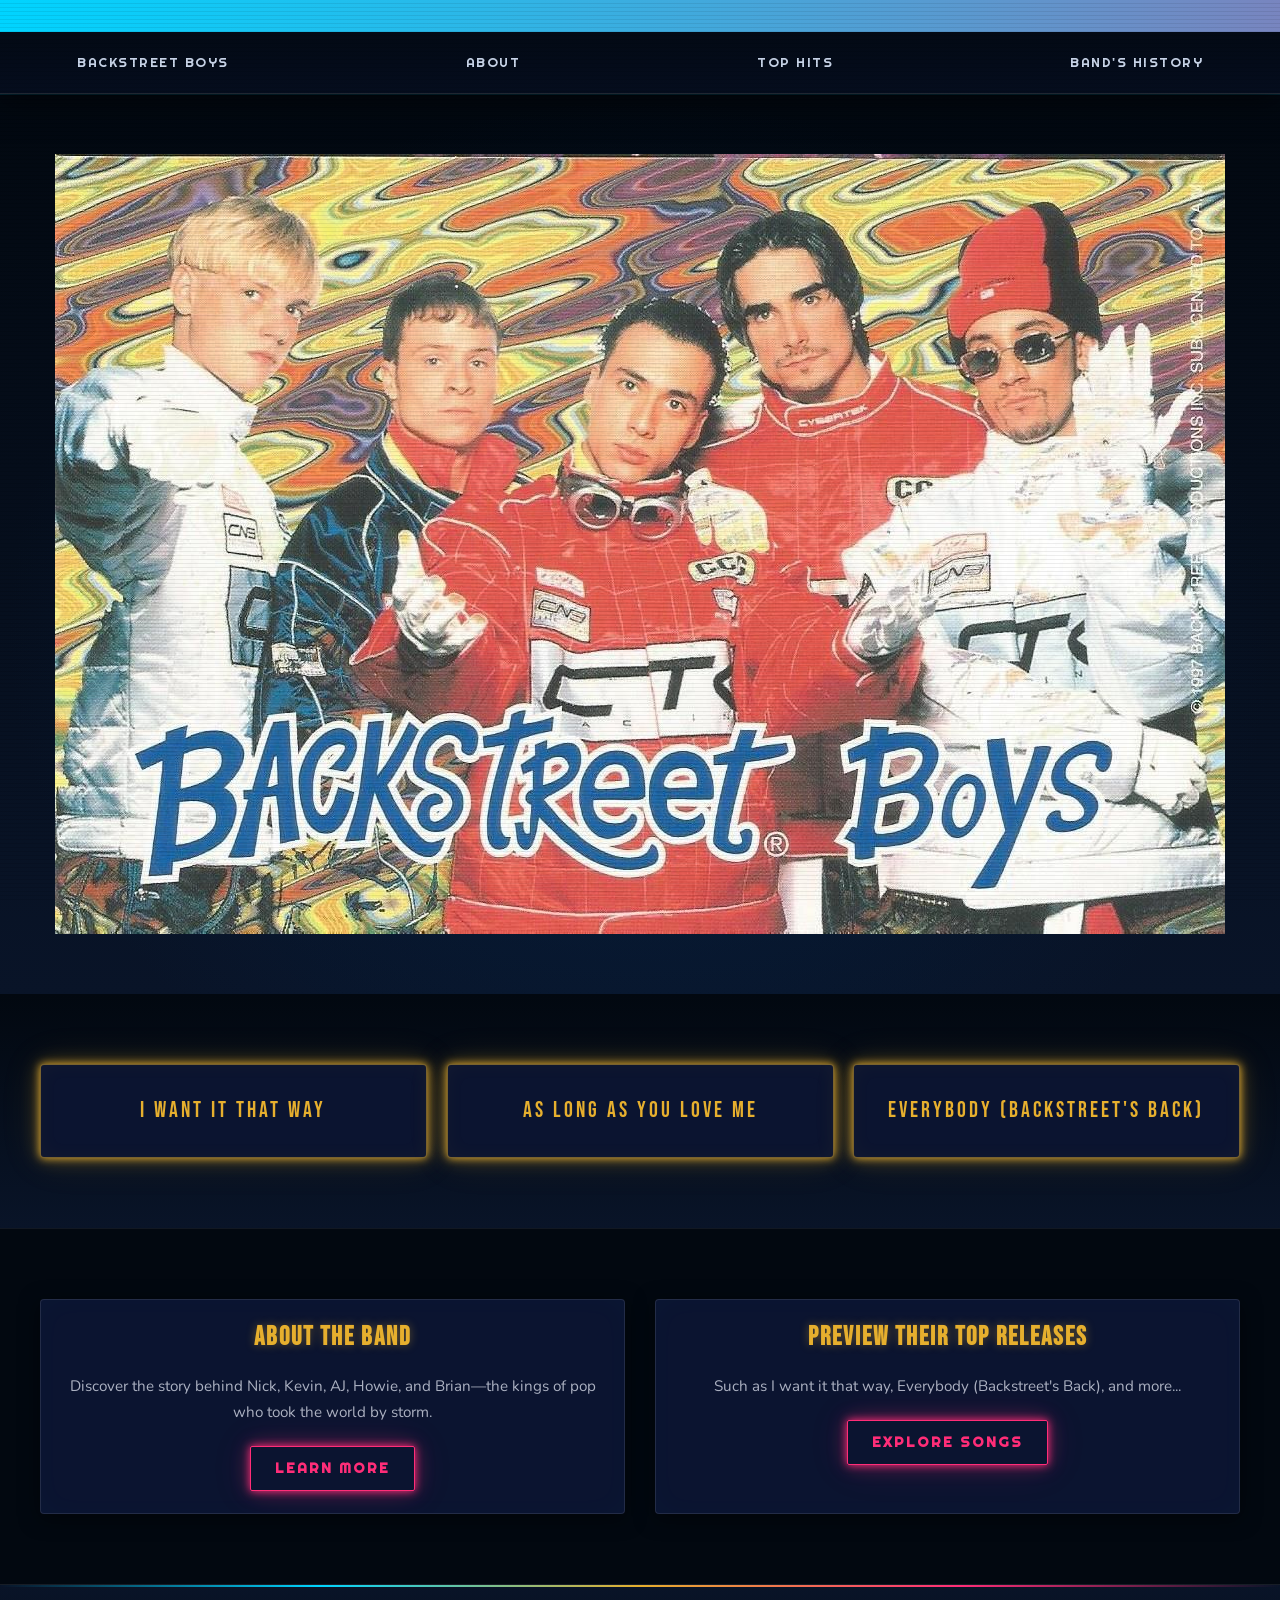
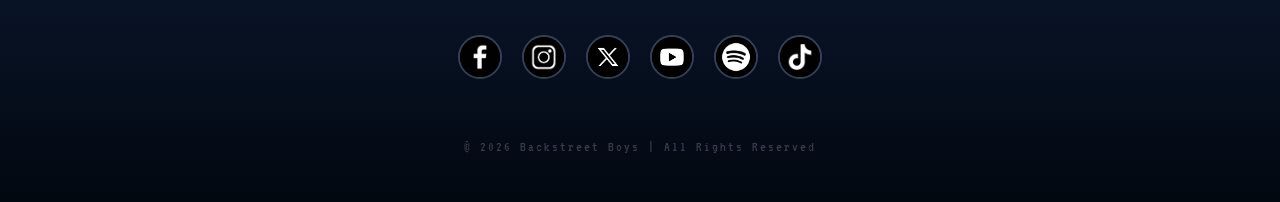
<file: Website_BB/index.html>
<!DOCTYPE html>
<html lang="en">
<head>
    <title>Backstreet Boys</title>
    <meta charset="UTF-8">
    <meta name="viewport" content="width=device-width, initial-scale=1.0">
    <link rel="stylesheet" href="website.css">
</head>

<body>
    <section class="header">
        <header id="header">
            <div class="navigators">
                <nav>
                    <a href="index.html" class="home_nav">Backstreet Boys</a>
                    <a href="about.html" class="about_nav">About</a>
                    <a href="topSongs.html" class="topsongs_nav">Top Hits</a>
                    <a href="history.html" class="history">Band's History</a>
                </nav>
            </div>
        </header>
    </section>

    <main class="contents_home">
        <section class="hero_banner">
            <img src="backstreetBoys.jpg" alt="Backstreet Boys Banner">
        </section>

        <section class="music_Home">
            <div class="music_container">
                <a href="https://www.youtube.com/watch?v=VVB6FI8QTFg&list=RDVVB6FI8QTFg&start_radio=1" class="IWantItThatWay" target="_blank" rel="noopener noreferrer">I Want It That Way <br></a>
                <a href="https://www.youtube.com/watch?v=0Gl2QnHNpkA&list=RD0Gl2QnHNpkA&start_radio=1" class="AsALongAsYouLoveMe" target="_blank" rel="noopener noreferrer">As Long As You Love Me <br></a>
                <a href="https://www.youtube.com/watch?v=6M6samPEMpM&list=RD6M6samPEMpM&start_radio=1" class="Everybody(BSBack)" target="_blank" rel="noopener noreferrer">Everybody (Backstreet's Back) <br></a>
            </div>
        </section>

        <section class="previews">
            <div class="preview-container">
                <div class="preview-card">
                    <h3>About the Band</h3>
                    <p>Discover the story behind Nick, Kevin, AJ, Howie, and Brian—the kings of pop who took the world by storm.</p>
                    <a href="about.html" class="preview-link">Learn More</a>
                </div>

                <div class="preview-card">
                    <h3>Preview their Top Releases</h3>
                    <p>Such as I want it that way, Everybody (Backstreet's Back), and more...</p>
                    <a href="topSongs.html" class="preview-link">Explore Songs</a>
                </div>
            </div>
        </section>
    </main>

    <section class="footer">
        <footer>
            <section id="socials" class="CallToAction">
                <a href="https://www.facebook.com/backstreetboys" class="facebook" target="_blank" rel="noopener noreferrer"><img src="facebook icon.jpg" alt="Facebook"></a>
                <a href="https://www.instagram.com/backstreetboys" class="instagram" target="_blank" rel="noopener noreferrer"><img src="instagram icon.jpg" alt="Instagram"></a>
                <a href="https://x.com/backstreetboys" class="twitter" target="_blank" rel="noopener noreferrer"><img src="twitter.jpg" alt="Twitter"></a>
                <a href="https://www.youtube.com/user/bsbofficial" class="youtube" target="_blank" rel="noopener noreferrer"><img src="yt icon.jpg" alt="YouTube"></a>
                <a href="https://open.spotify.com/artist/5rSXSAkZ67PYJSvpUpkOr7?nd=1&dlsi=ef4b4bf4085344ed" class="spotify" target="_blank" rel="noopener noreferrer"><img src="spotify icon.jpg" alt="Spotify"></a>
                <a href="https://www.tiktok.com/@backstreetboys" class="tiktok" target="_blank" rel="noopener noreferrer"><img src="tiktok icon.jpg" alt="TikTok"></a>
            </section>     
            <p><br>© 2026 Backstreet Boys | All Rights Reserved</p>
        </footer>
    </section>
</body>
</html>
</file>
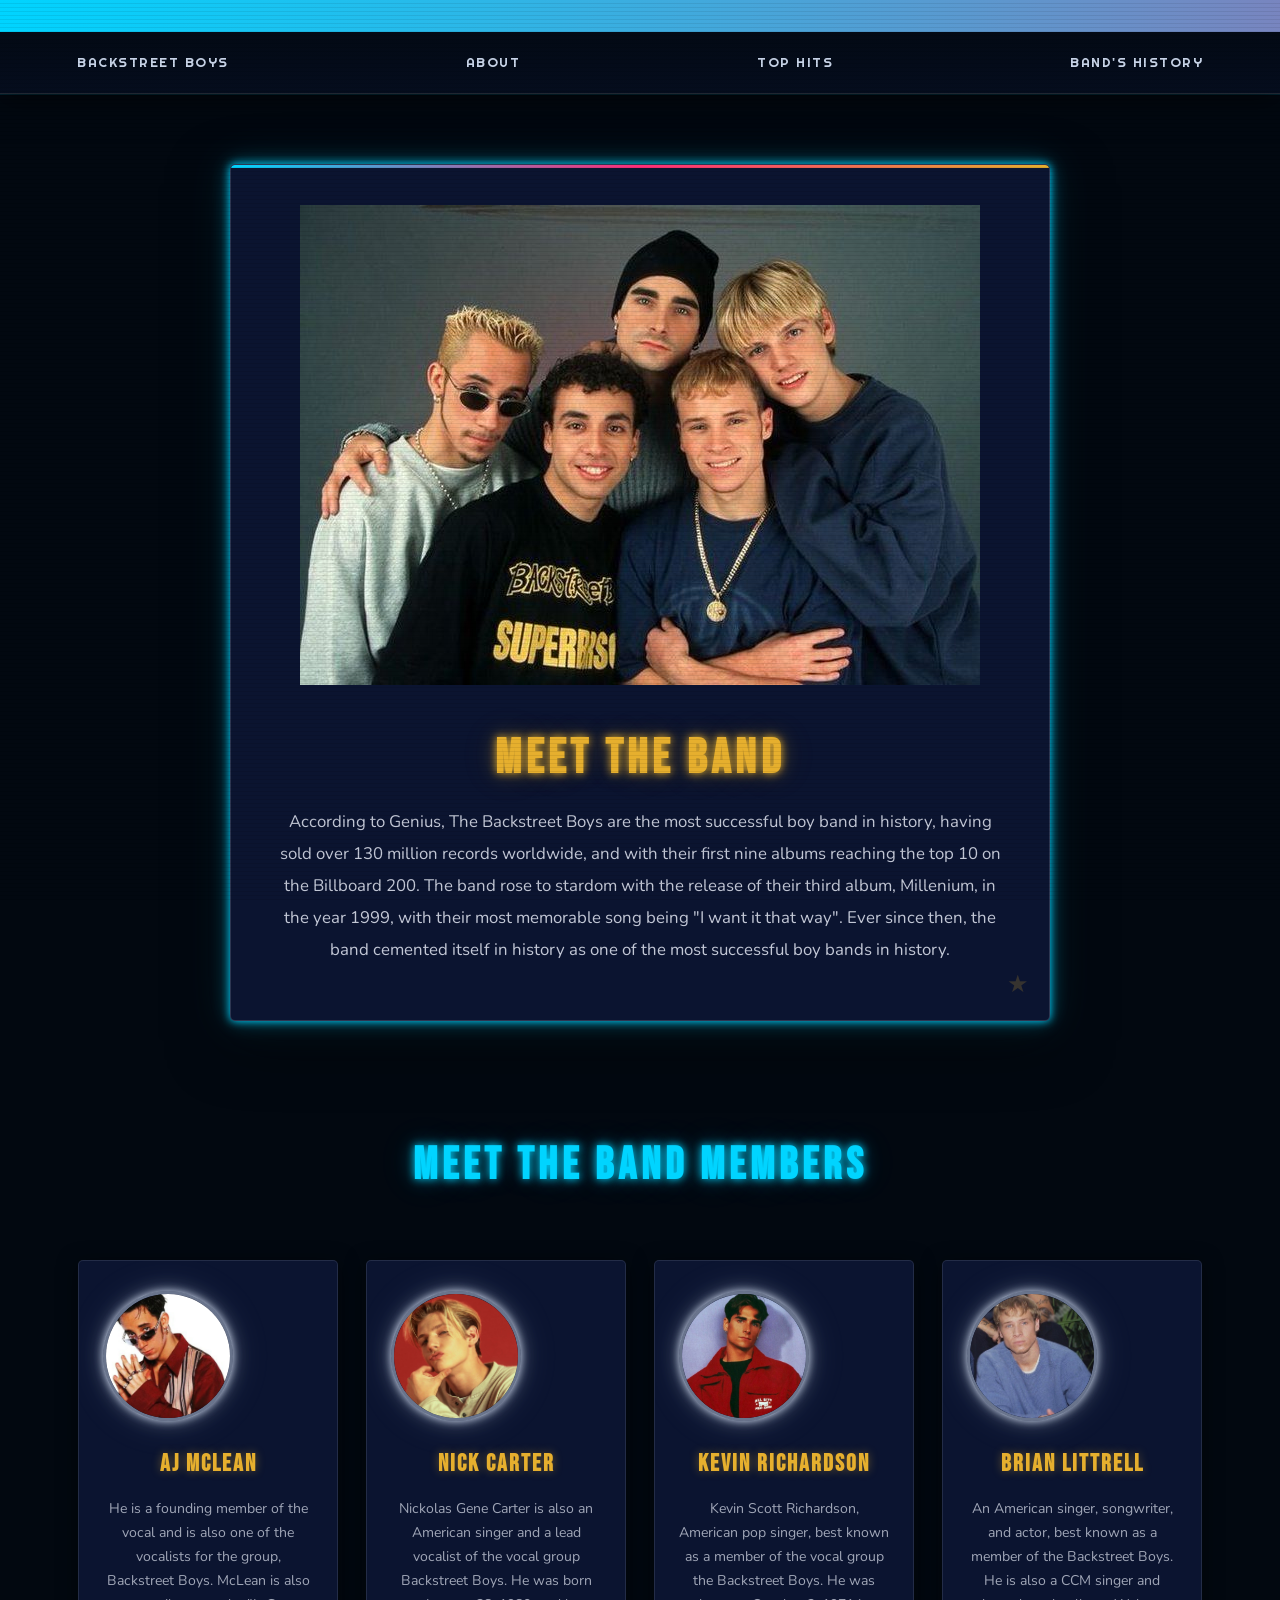
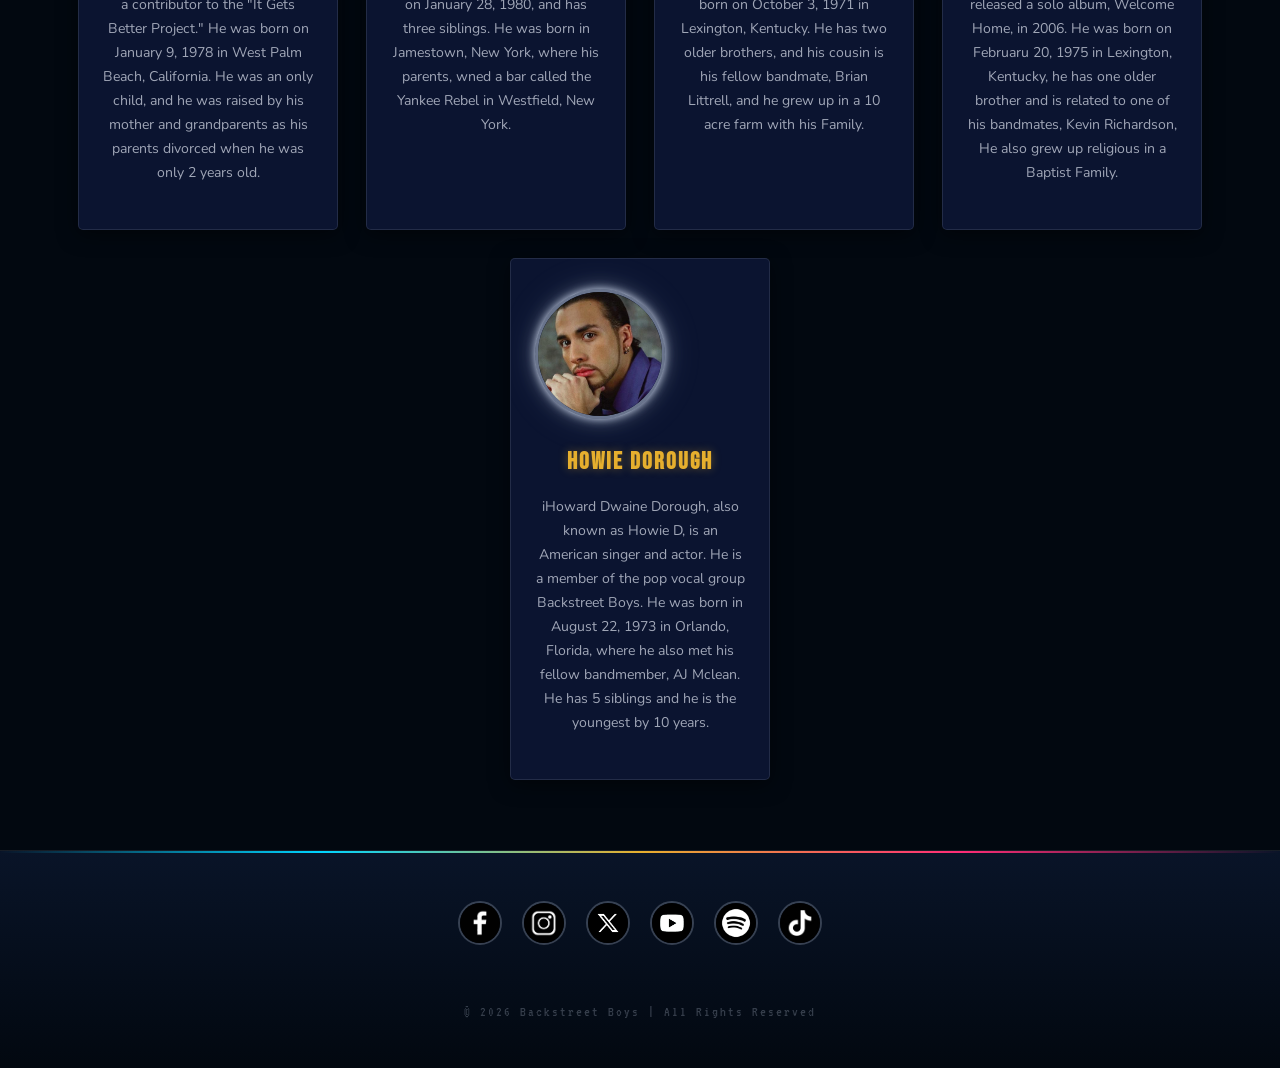
<file: Website_BB/about.html>
<!DOCTYPE html>
<html lang="en">
<head>
    <title>Backstreet Boys</title>
    <link rel="stylesheet" href="website.css">
</head>

<body>
    <section class="header">
        <header id ="header">
            <div class="navigators">
                <nav>
                    <a href="index.html" class="home_nav">Backstreet Boys</a>
                    <a href="about.html" class="about_nav">About</a>
                    <a href="topSongs.html" class="topsongs_nav">Top Hits</a>
                    <a href="history.html" class="history">Band's History</a>
                </nav>
            </div>
        </header>
    </section>

    <main class="contents_about">
        <section class="about_group">
            <div class="group_card">
                <div class="about_groupIMG">
                    <img src="bsbRetro.jpg" alt="">
                 </div>
                <h1>Meet the Band</h1>
                <p class="group_info">According to Genius, The Backstreet Boys are the most successful boy band in history, 
                    having sold over 130 million records worldwide, and with their first nine albums 
                    reaching the top 10 on the Billboard 200. The band rose to stardom with the release of their third album,
                    Millenium, in the year 1999, with their most memorable song being "I want it that way". Ever since then, the
                    band cemented itself in history as one of the most successful boy bands in history.
                </p>
            </div>
        </section>

        <div class="bandMembers_Title">
            <h1>Meet the Band Members</h1>
        </div>

        <section class="band_Members">
            <div class="band_card">
                <img src="aJMclean.jpg" alt="Aj McLean Photo">
                <h3 class="band_name">AJ McLean</h3>
                <p class="band_desc">He is a founding member of the vocal and is also one of the vocalists for the
                    group, Backstreet Boys. McLean is also a contributor to the "It Gets Better Project." He was born on
                    January 9, 1978 in West Palm Beach, California. He was an only child, and he was raised by his
                    mother and grandparents as his parents divorced when he was only 2 years old.</p>
            </div>

            <div class="band_card">
                <img src="nickCarter.jpg" alt="Nick Carter Photo">
                <h3 class="band_name">Nick Carter</h3>
                <p class="band_desc">Nickolas Gene Carter is also an American singer and a 
                    lead vocalist of the vocal group Backstreet Boys. He was born on
                    January 28, 1980, and has three siblings. He was born in Jamestown, New York, where 
                    his parents, wned a bar called the Yankee Rebel in Westfield, New York. </p>
            </div>

            <div class="band_card">
                <img src="kevinRichardson.jpg" alt="Kevin Richardson Photo">
                <h3 class="band_name">Kevin Richardson</h3>
                <p class="band_desc">Kevin Scott Richardson, American pop singer, 
                    best known as a member of the vocal group the Backstreet Boys. He was born
                    on October 3, 1971 in Lexington, Kentucky. He has two older brothers, and his cousin is his fellow bandmate, Brian Littrell,
                    and he grew up in a 10 acre farm with his Family.</p>
            </div>

            <div class="band_card">
                <img src="brianlittrell.jpg" alt="Brian Littrell photo">
                <h3 class="band_name">Brian Littrell</h3>
                <p class="band_desc">An American singer, songwriter, and actor, best known as a member of the Backstreet Boys.
                    He is also a CCM singer and released a solo album, Welcome Home, in 2006. He was born on
                    Februaru 20, 1975 in Lexington, Kentucky, he has one older brother and is related to one of his bandmates, Kevin Richardson,
                    He also grew up religious in a Baptist Family.</p>
            </div>

            <div class="band_card">
                <img src="howieDorough.jpg" alt="Howie Dorough photo">
                <h3 class="band_name">Howie Dorough</h3>
                <p class="band_desc">iHoward Dwaine Dorough, also known as Howie D, is an American singer 
                    and actor. He is a member of the pop vocal group Backstreet Boys. He was born in August 22, 1973
                    in Orlando, Florida, where he also met his fellow bandmember, AJ Mclean. He has 5 siblings and he is the youngest by 10 years.
                    </p>
            </div>
            
        </section>
    </main>

    <section class="footer">
        <footer>
            <section id="socials" class="CallToAction">
                <a href="https://www.facebook.com/backstreetboys" class="facebook" target="_blank" rel="noopener noreferrer"><img src="facebook icon.jpg" alt="Facebook"></a>
                <a href="https://www.instagram.com/backstreetboys" class="instagram" target="_blank" rel="noopener noreferrer"><img src="instagram icon.jpg" alt="Instagram"></a>
                <a href="https://x.com/backstreetboys" class="twitter" target="_blank" rel="noopener noreferrer"><img src="twitter.jpg" alt="Twitter"></a>
                <a href="https://www.youtube.com/user/bsbofficial" class="youtube" target="_blank" rel="noopener noreferrer"><img src="yt icon.jpg" alt="YouTube"></a>
                <a href="https://open.spotify.com/artist/5rSXSAkZ67PYJSvpUpkOr7?nd=1&dlsi=ef4b4bf4085344ed" class="spotify" target="_blank" rel="noopener noreferrer"><img src="spotify icon.jpg" alt="Spotify"></a>
                <a href="https://www.tiktok.com/@backstreetboys" class="tiktok" target="_blank" rel="noopener noreferrer"><img src="tiktok icon.jpg" alt="TikTok"></a>
            </section>     
            <p><br>© 2026 Backstreet Boys | All Rights Reserved</p>
        </footer>
    </section>
</body>
</html>
</file>
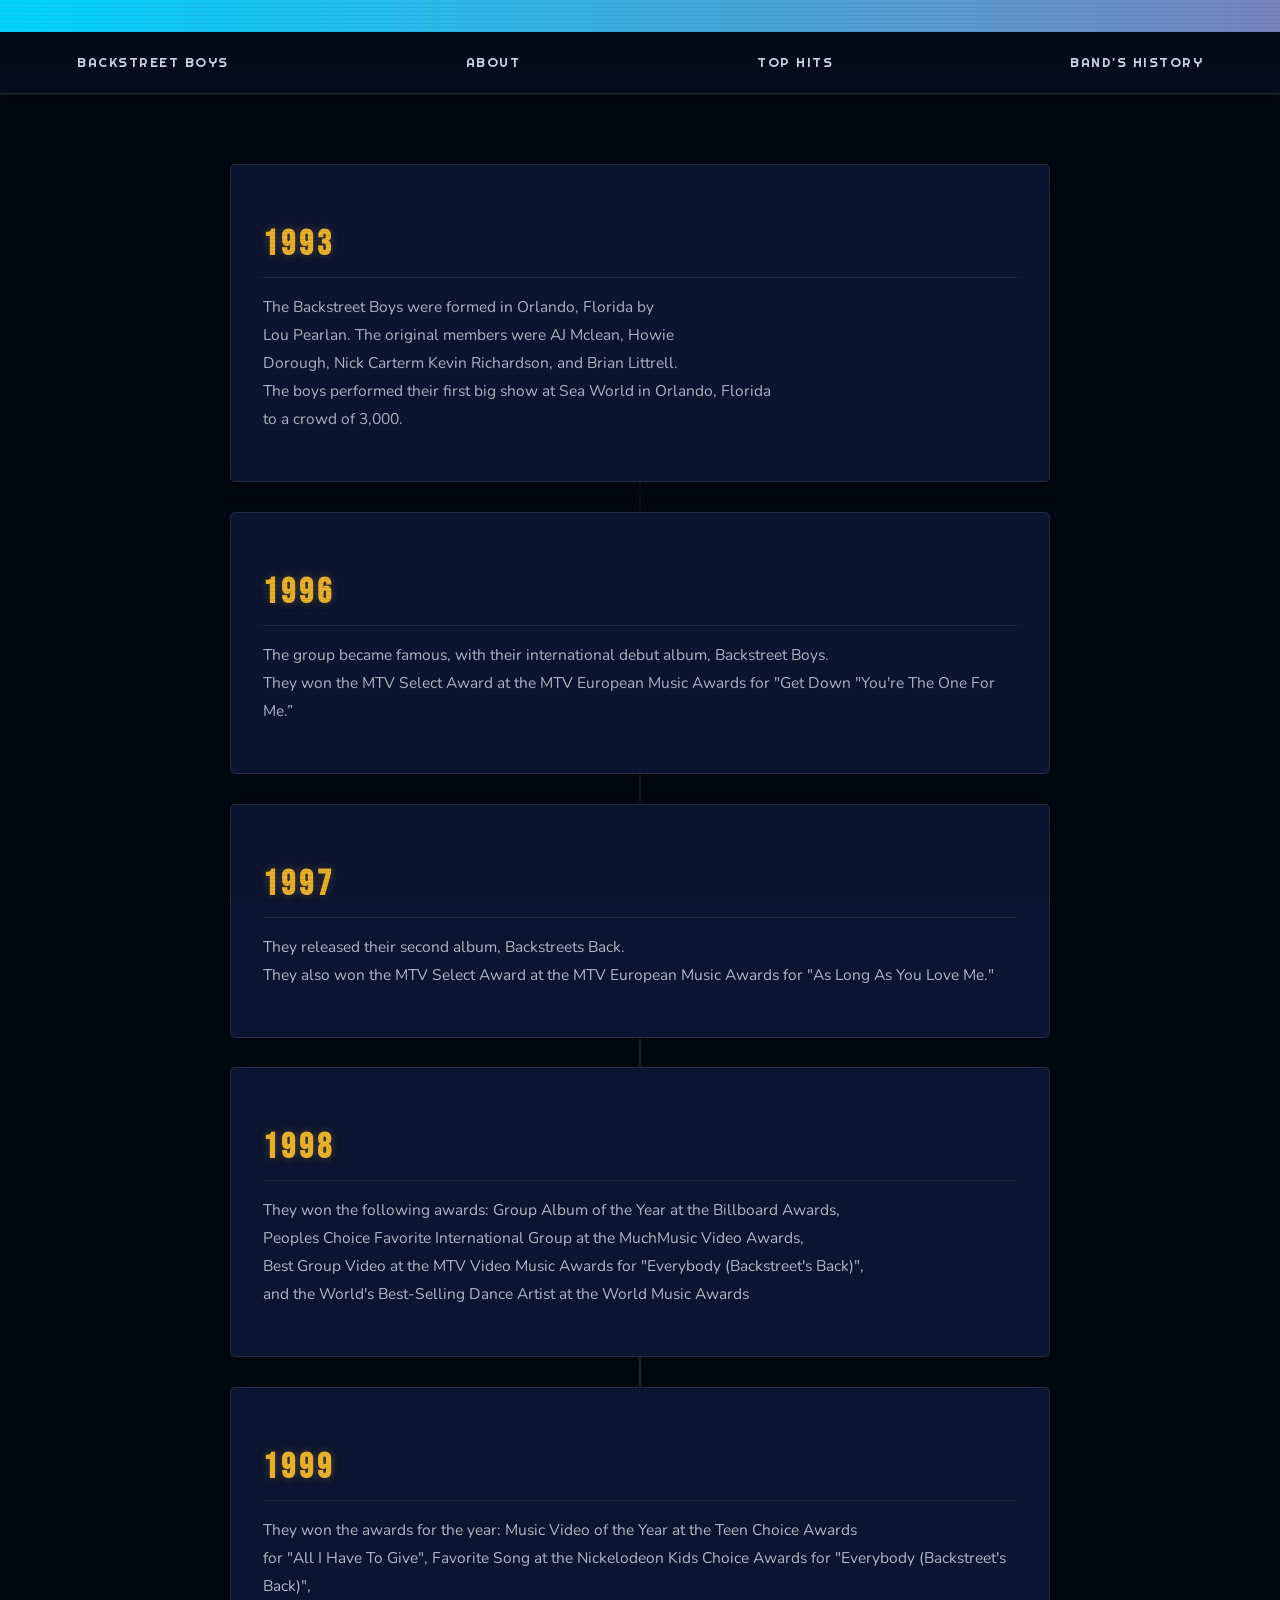
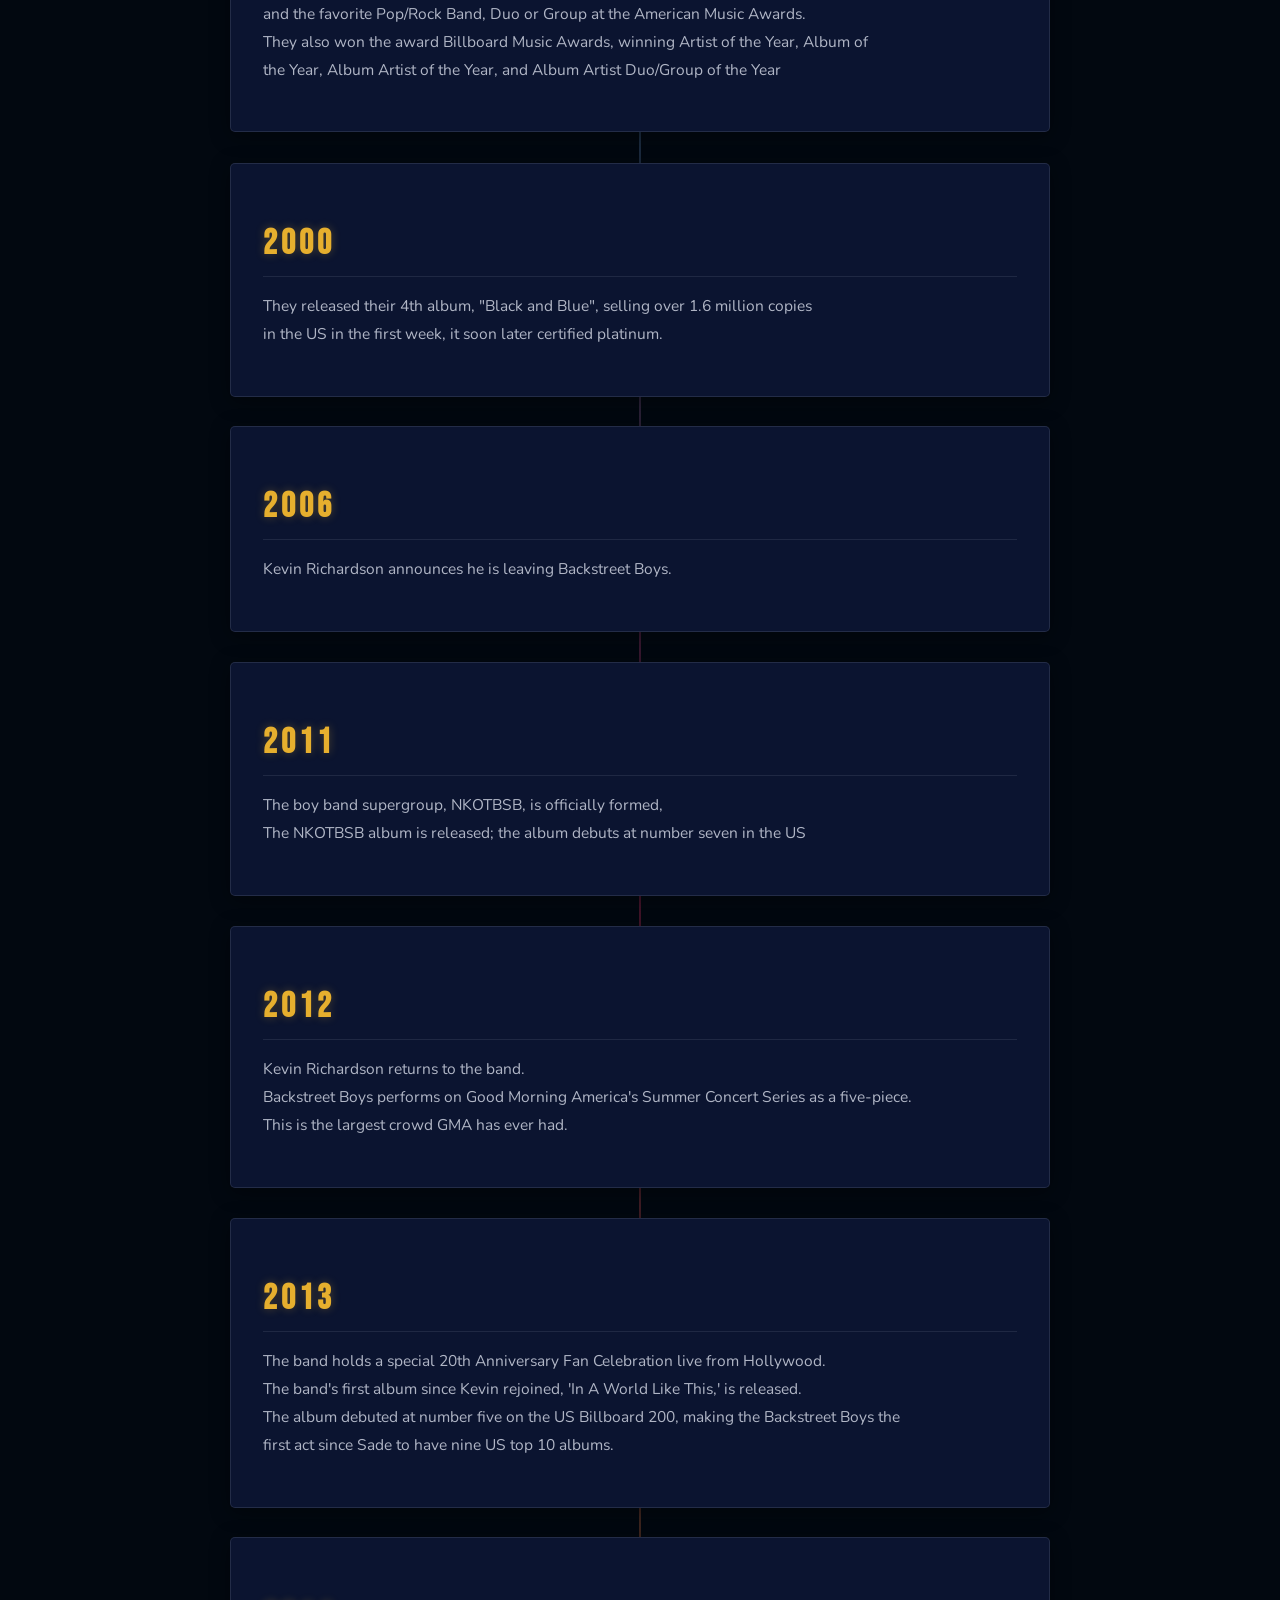
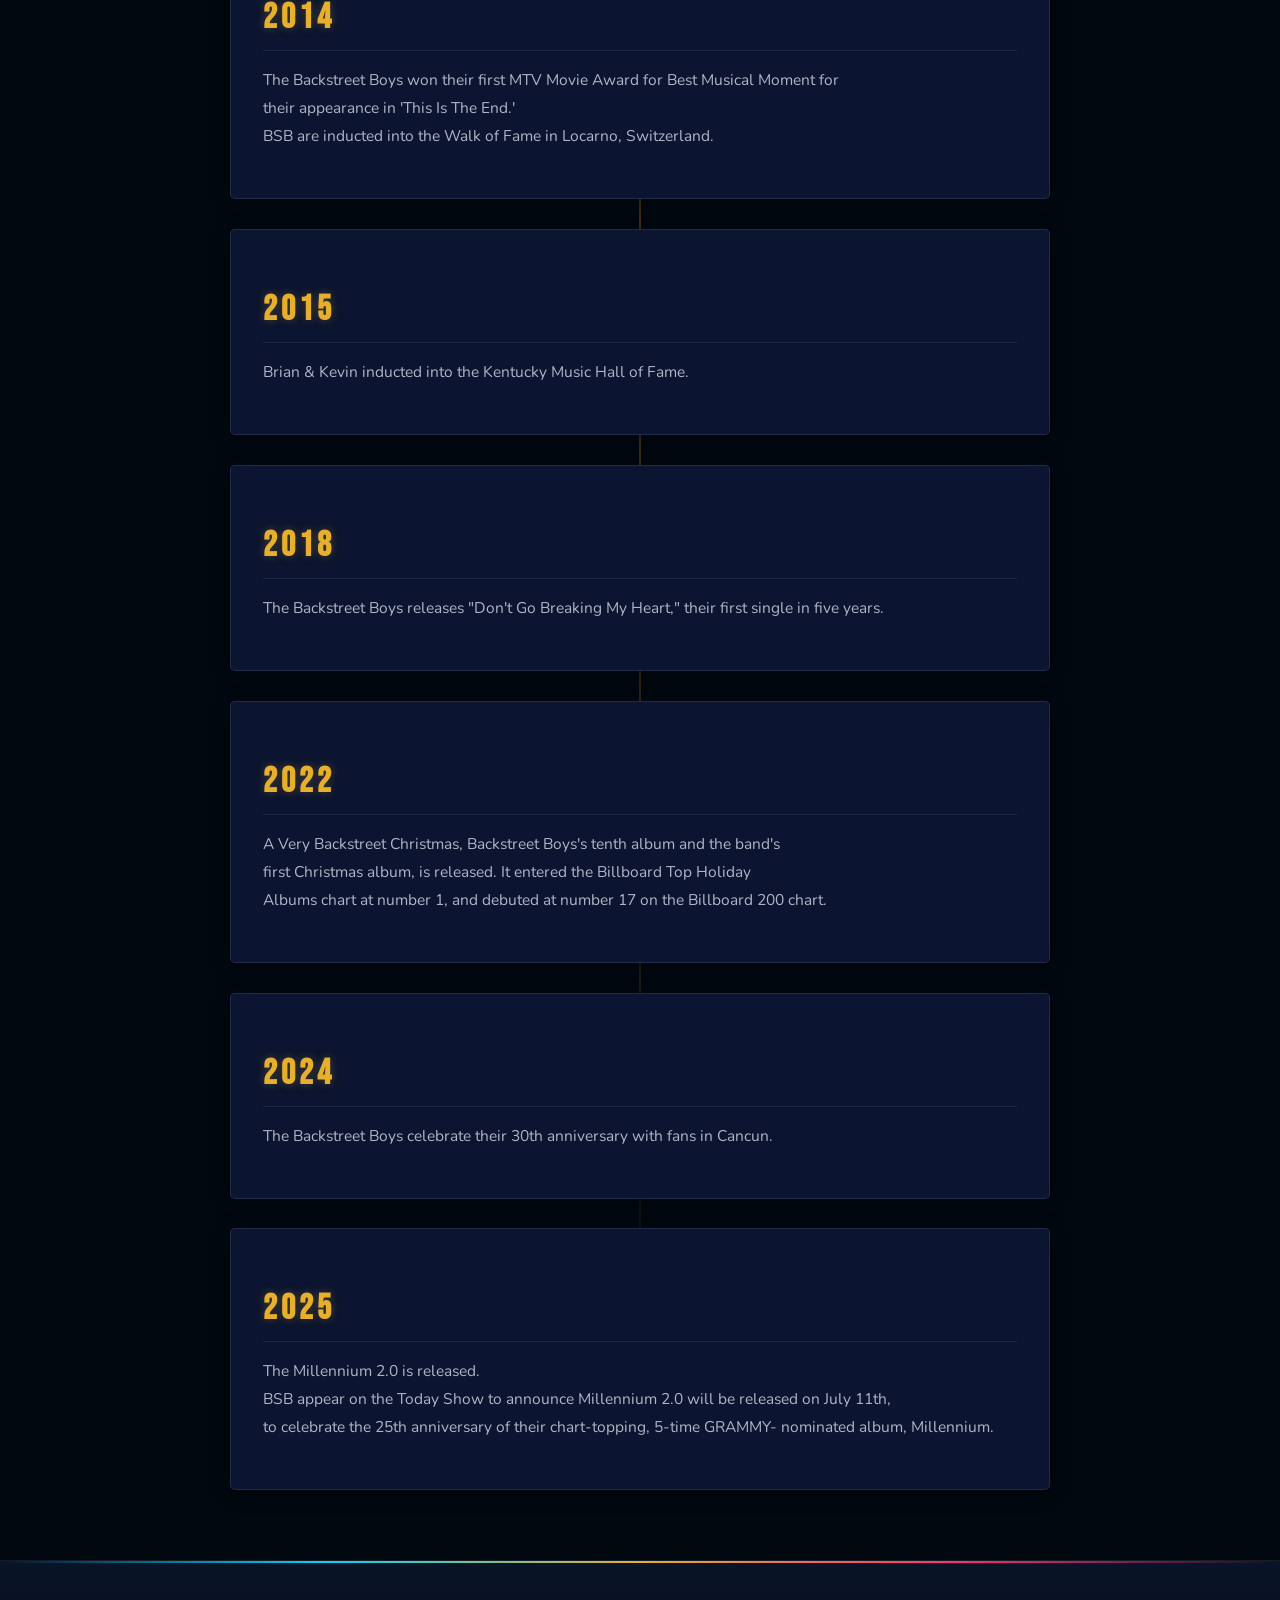
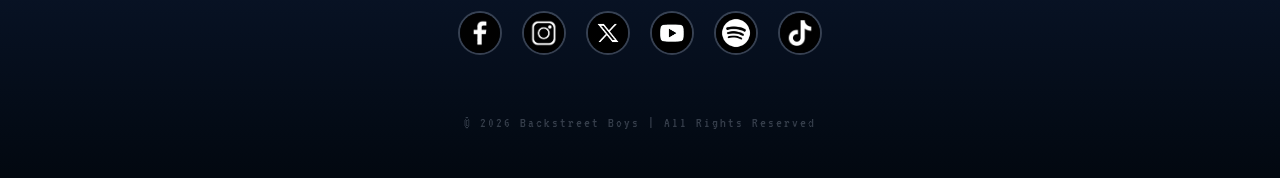
<file: Website_BB/history.html>
<!DOCTYPE html>
<html lang="en">
<head>
    <title>Backstreet Boys</title>
    <link rel="stylesheet" href="website.css">
</head>

<body>
    <section class="header">
        <header id ="header">
            <div class="navigators">
                <nav>
                    <a href="index.html" class="home_nav">Backstreet Boys</a>
                    <a href="about.html" class="about_nav">About</a>
                    <a href="topSongs.html" class="topsongs_nav">Top Hits</a>
                    <a href="history.html" class="history">Band's History</a>
                </nav>
            </div>
        </header>
    </section>

    <main class="contents_history">
        <section class="history">
            <div class="container">
                <div class="1993_card">
                    <h1>1993</h1>
                    <p>The Backstreet Boys were formed in Orlando, Florida by <br>
                        Lou Pearlan. The original members were AJ Mclean, Howie <br>
                        Dorough, Nick Carterm Kevin Richardson, and Brian Littrell. <br>
                        The boys performed their first big show at Sea World in Orlando, Florida <br>
                        to a crowd of 3,000.</p>
                </div>

                <div class="1996_card">
                    <h1>1996</h1>
                    <p>The group became famous, with their international debut album, Backstreet Boys.<br>
                    They won the MTV Select Award at the MTV European Music Awards for "Get Down "You're The One For Me.”<br></p>
                </div>

                <div class="1997_card">
                    <h1>1997</h1>
                    <p>They released their second album, Backstreets Back. <br>
                    They also won the MTV Select Award at the MTV European Music Awards for "As Long As You Love Me." <br></p>
                </div>
                
                <div class="1998_card">
                    <h1>1998</h1>
                    <p>They won the following awards: Group Album of the Year at the Billboard Awards,<br>
                    Peoples Choice Favorite International Group at the MuchMusic Video Awards, <br>
                    Best Group Video at the MTV Video Music Awards for "Everybody (Backstreet's Back)", <br>
                    and the World's Best-Selling Dance Artist at the World Music Awards <br></p>
                </div>

                <div class="1999_card">
                    <h1>1999</h1>
                    <p>They won the awards for the year: Music Video of the Year at the Teen Choice Awards <br>
                        for "All I Have To Give", Favorite Song at the Nickelodeon Kids Choice Awards for "Everybody (Backstreet's Back)", <br>
                        and the favorite Pop/Rock Band, Duo or Group at the American Music Awards. <br>
                        They also won the award Billboard Music Awards, winning Artist of the Year, Album of <br>
                        the Year, Album Artist of the Year, and Album Artist Duo/Group of the Year <br></p>
                </div>

                <div class="2000_card">
                    <h1>2000</h1>
                    <p>They released their 4th album, "Black and Blue", selling over 1.6 million copies <br>
                    in the US in the first week, it soon later certified platinum. <br></p>
                </div>

                <div class="2006_card">
                    <h1>2006</h1>
                    <p>Kevin Richardson announces he is leaving Backstreet Boys.</p>
                </div>

                <div class="2011_card">
                    <h1>2011</h1>
                    <p>The boy band supergroup, NKOTBSB, is officially formed, <br>
                    The NKOTBSB album is released; the album debuts at number seven in the US <br></p>
                </div>

                <div class="2012_card">
                    <h1>2012</h1>
                    <p>Kevin Richardson returns to the band. <br>
                    Backstreet Boys performs on Good Morning America's Summer Concert Series as a five-piece. <br>
                    This is the largest crowd GMA has ever had. <br></p>
                </div>

                <div class="2013_card">
                    <h1>2013</h1>
                    <p>The band holds a special 20th Anniversary Fan Celebration live from Hollywood. <br>
                    The band's first album since Kevin rejoined, 'In A World Like This,' is released. <br>
                    The album debuted at number five on the US Billboard 200, making the Backstreet Boys the <br>
                    first act since Sade to have nine US top 10 albums. <br></p>
                </div>

                <div class="2014_card">
                    <h1>2014</h1>
                    <p>The Backstreet Boys won their first MTV Movie Award for Best Musical Moment for <br>
                        their appearance in 'This Is The End.' <br>
                        BSB are inducted into the Walk of Fame in Locarno, Switzerland.<br></p>
                </div>

                <div class="2015_card">
                    <h1>2015</h1>
                    <p>Brian & Kevin inducted into the Kentucky Music Hall of Fame. <br></p>
                </div>

                <div class="2018_card">
                    <h1>2018</h1>
                    <p>The Backstreet Boys releases "Don't Go Breaking My Heart," their first single in five years. <br></p>
                </div>

                <div class="2022_card">
                    <h1>2022</h1>
                    <p>A Very Backstreet Christmas, Backstreet Boys's tenth album and the band's <br>
                        first Christmas album, is released. It entered the Billboard Top Holiday <br>
                        Albums chart at number 1, and debuted at number 17 on the Billboard 200 chart.<br></p>
                </div>

                <div class="2024_card">
                    <h1>2024</h1>
                    <p>The Backstreet Boys celebrate their 30th anniversary with fans in Cancun.<br></p>
                </div>

                <div class="2025_card">
                    <h1>2025</h1>
                    <p>The Millennium 2.0 is released.<br>
                    BSB appear on the Today Show to announce Millennium 2.0 will be released on July 11th, <br>
                    to celebrate the 25th anniversary of their chart-topping, 5-time GRAMMY- nominated album, Millennium. <br></p>
                </div>
            </div>
        </section>
    </main>

    <section class="footer">
        <footer>
            <section id="socials" class="CallToAction">
                <a href="https://www.facebook.com/backstreetboys" class="facebook" target="_blank" rel="noopener noreferrer"><img src="facebook icon.jpg" alt="Facebook"></a>
                <a href="https://www.instagram.com/backstreetboys" class="instagram" target="_blank" rel="noopener noreferrer"><img src="instagram icon.jpg" alt="Instagram"></a>
                <a href="https://x.com/backstreetboys" class="twitter" target="_blank" rel="noopener noreferrer"><img src="twitter.jpg" alt="Twitter"></a>
                <a href="https://www.youtube.com/user/bsbofficial" class="youtube" target="_blank" rel="noopener noreferrer"><img src="yt icon.jpg" alt="YouTube"></a>
                <a href="https://open.spotify.com/artist/5rSXSAkZ67PYJSvpUpkOr7?nd=1&dlsi=ef4b4bf4085344ed" class="spotify" target="_blank" rel="noopener noreferrer"><img src="spotify icon.jpg" alt="Spotify"></a>
                <a href="https://www.tiktok.com/@backstreetboys" class="tiktok" target="_blank" rel="noopener noreferrer"><img src="tiktok icon.jpg" alt="TikTok"></a>
            </section>     
            <p><br>© 2026 Backstreet Boys | All Rights Reserved</p>
        </footer>
    </section>
</body>
</html>
</file>
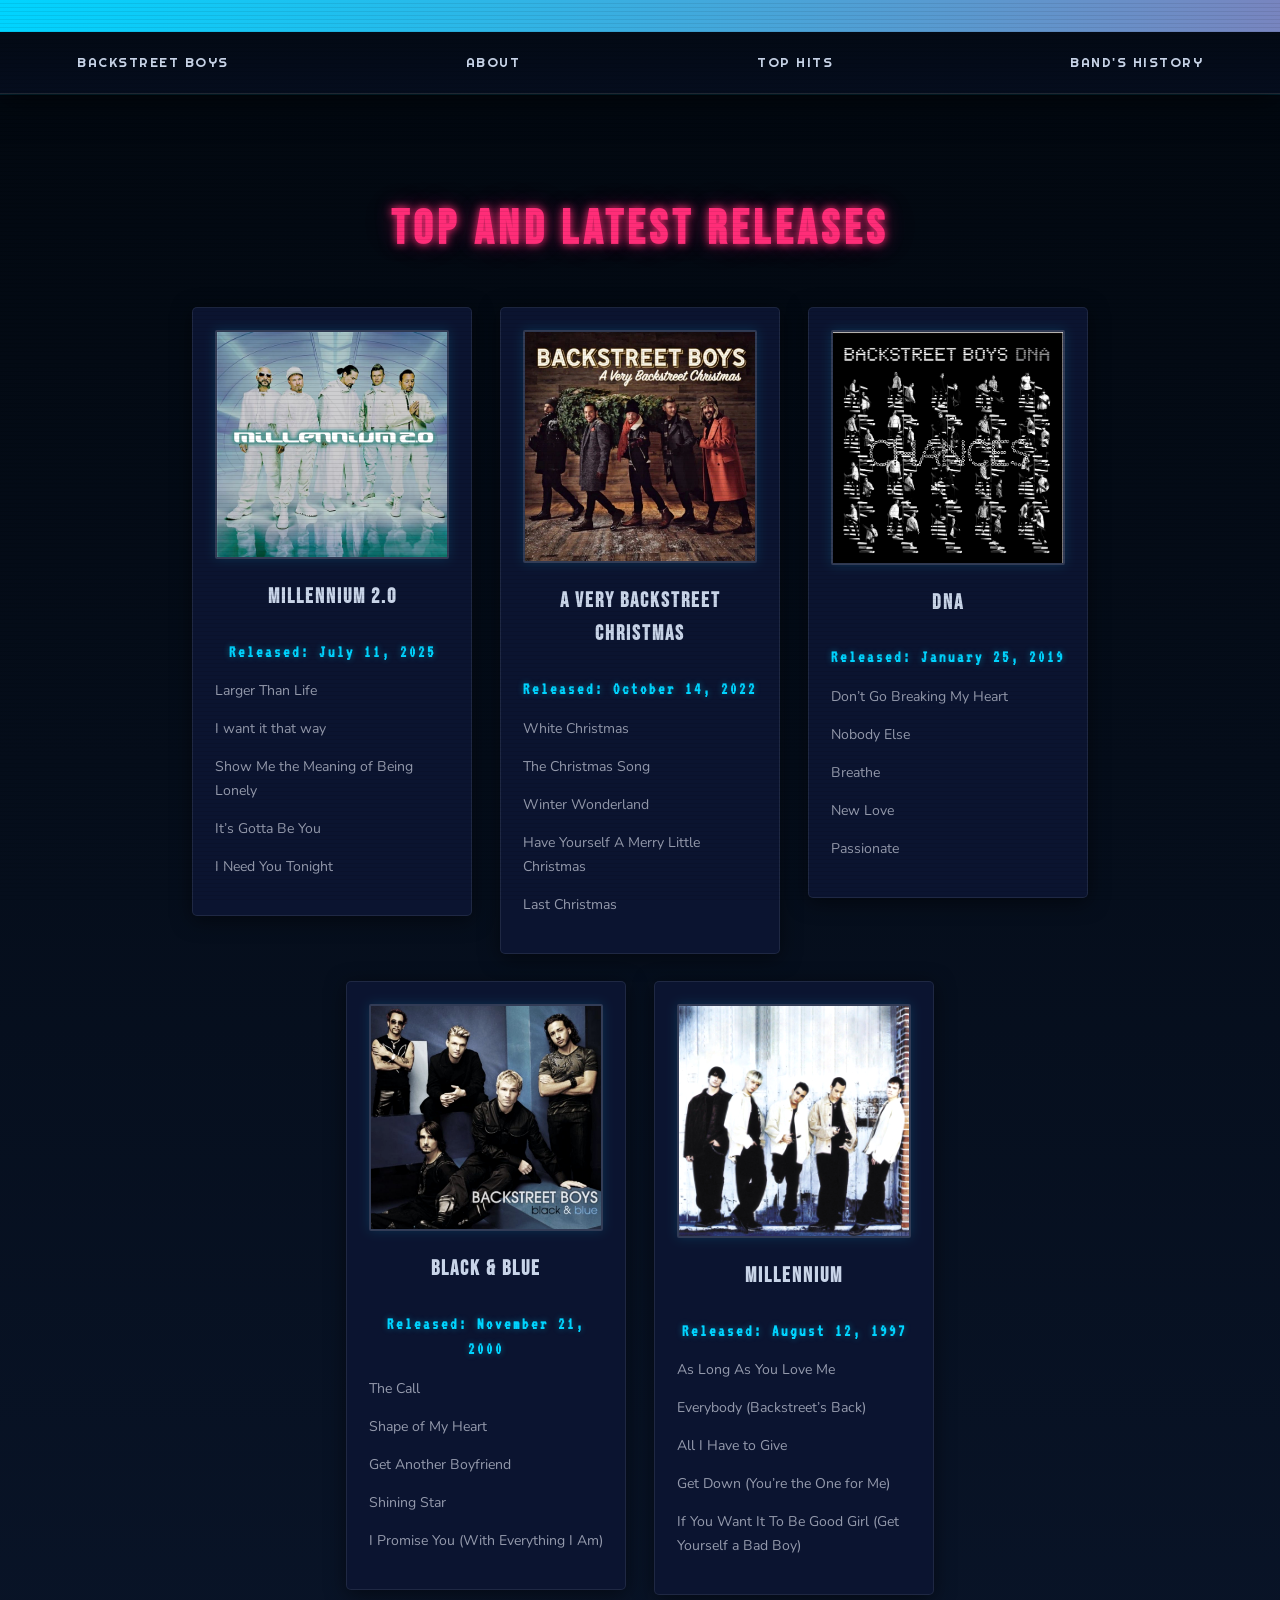
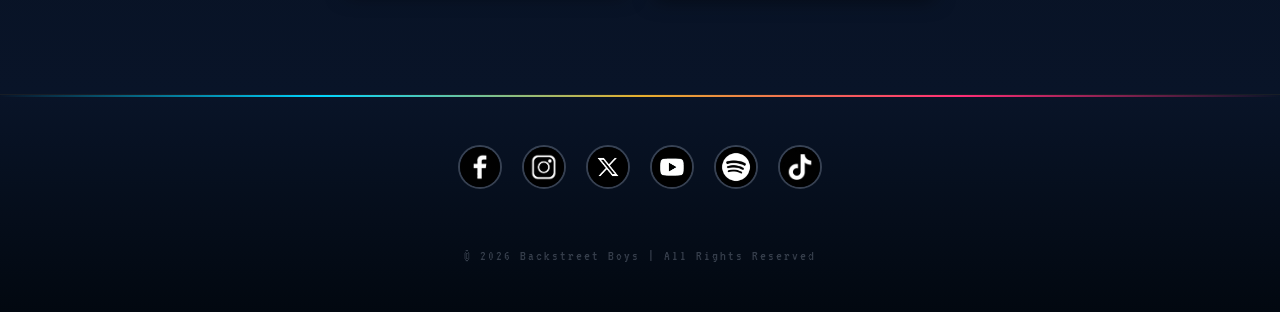
<file: Website_BB/topSongs.html>
<!DOCTYPE html>
<html lang="en">
<head>
    <title>Backstreet Boys</title>
    <link rel="stylesheet" href="website.css">
</head>

<body>
    <section class="header">
        <header id ="header">
            <div class="navigators">
                <nav>
                    <a href="index.html" class="home_nav">Backstreet Boys</a>
                    <a href="about.html" class="about_nav">About</a>
                    <a href="topSongs.html" class="topsongs_nav">Top Hits</a>
                    <a href="history.html" class="history">Band's History</a>
                </nav>
            </div>
        </header>
    </section>

    <main class="contents_TopSongs">
        <section class="container">
            <div class="topSongs_text">
                <h1>Top and Latest Releases</h1>
            </div>

            <div class="album_card">
                <img src="millenium 2.0.jpg" alt="2025">
                <h3>Millennium 2.0</h3>
                <h5 class="release_date">Released: July 11, 2025</h5>
                <p>Larger Than Life <br></p>
                <p>I want it that way <br></p>
                <p>Show Me the Meaning of Being Lonely <br></p>
                <p>It’s Gotta Be You <br></p>
                <p>I Need You Tonight <br></p>
            </div>

            <div class="album_card">
                <img src="christmasAlbum.jpg" alt="xmas">
                <h3>A Very Backstreet Christmas</h3>
                <h5 class="release_date">Released: October 14, 2022</h5>
                <p>White Christmas <br></p>
                <p>The Christmas Song <br></p>
                <p>Winter Wonderland <br></p>
                <p>Have Yourself A Merry Little Christmas <br></p>
                <p>Last Christmas <br></p>
            </div>

            <div class="album_card">
                <img src="DNAAlbum.jpg" alt="DNA">
                <h3>DNA</h3>
                <h5 class="release_date">Released: January 25, 2019</h5>
                <p>Don’t Go Breaking My Heart <br></p>
                <p>Nobody Else <br></p>
                <p>Breathe <br></p>
                <p>New Love <br></p>
                <p>Passionate <br></p>
            </div>

            <div class="album_card">
                <img src="black&blue.jpg" alt="b&b">
                <h3>Black & Blue</h3>
                <h5 class="release_date">Released: November 21, 2000</h5>
                <p>The Call <br></p>
                <p>Shape of My Heart <br></p>
                <p>Get Another Boyfriend <br></p>
                <p>Shining Star <br></p>
                <p>I Promise You (With Everything I Am) <br></p>
            </div>

            <div class="album_card">
                <img src="millenium.jpg" alt="millenium">
                <h3>Millennium</h3>
                <h5 class="release_date">Released: August 12, 1997</h5>
                <p>As Long As You Love Me <br></p>
                <p>Everybody (Backstreet’s Back) <br></p>
                <p>All I Have to Give <br></p>
                <p>Get Down (You’re the One for Me) <br></p>
                <p>If You Want It To Be Good Girl (Get Yourself a Bad Boy) <br></p>
            </div>
        </section>
    </main>

    <section class="footer">
        <footer>
            <section id="socials" class="CallToAction">
                <a href="https://www.facebook.com/backstreetboys" class="facebook" target="_blank" rel="noopener noreferrer"><img src="facebook icon.jpg" alt="Facebook"></a>
                <a href="https://www.instagram.com/backstreetboys" class="instagram" target="_blank" rel="noopener noreferrer"><img src="instagram icon.jpg" alt="Instagram"></a>
                <a href="https://x.com/backstreetboys" class="twitter" target="_blank" rel="noopener noreferrer"><img src="twitter.jpg" alt="Twitter"></a>
                <a href="https://www.youtube.com/user/bsbofficial" class="youtube" target="_blank" rel="noopener noreferrer"><img src="yt icon.jpg" alt="YouTube"></a>
                <a href="https://open.spotify.com/artist/5rSXSAkZ67PYJSvpUpkOr7?nd=1&dlsi=ef4b4bf4085344ed" class="spotify" target="_blank" rel="noopener noreferrer"><img src="spotify icon.jpg" alt="Spotify"></a>
                <a href="https://www.tiktok.com/@backstreetboys" class="tiktok" target="_blank" rel="noopener noreferrer"><img src="tiktok icon.jpg" alt="TikTok"></a>
            </section>     
            <p><br>© 2026 Backstreet Boys | All Rights Reserved</p> 
        </footer>
    </section>
</body>
</html>
</file>
<file: Website_BB/website.css>
/* ===================================================
   BACKSTREET BOYS — RETRO SITE STYLESHEET
   Late 90s / Y2K Pop Energy ✦ Neon ✦ Bold ✦ Loud
   =================================================== */

@import url('https://fonts.googleapis.com/css2?family=Bebas+Neue&family=Righteous&family=Nunito:wght@400;700;900&family=VT323&display=swap');

/* ── Root Design Tokens ──────────────────────────── */
:root {
    /* 90s Navy / Silver / White Core */
    --black:           #020810;
    --navy:            #050d1e;
    --navy2:           #091428;
    --white:           #f0f4ff;
    --silver:          #c8d4e8;
    --silver2:         #8fa0c0;
    --silver-metallic: #b8cce0;

    /* Legacy tokens kept for backward compat */
    --darkRed:         #6B0504;
    --sunflowerYellow: #E6AF2E;
    --blue:            #36558F;

    /* Neons */
    --neonPink:        #FF2D78;
    --neonCyan:        #00D4FF;
    --neonPurple:      #BF5AF2;
    --neonBlue:        #00cfff;

    /* Backgrounds */
    --deepBlack:       #020810;
    --cardBg:          #0b1430;
    --cardBgLight:     #0f1c40;

    /* Glows */
    --glow-yellow:     0 0 8px #E6AF2E, 0 0 20px #E6AF2E55, 0 0 40px #E6AF2E22;
    --glow-pink:       0 0 8px #FF2D78, 0 0 20px #FF2D7855, 0 0 40px #FF2D7822;
    --glow-cyan:       0 0 8px #00D4FF, 0 0 20px #00D4FF55, 0 0 40px #00D4FF22;
    --glow-silver:     0 0 8px #c8d4e8, 0 0 20px #c8d4e855, 0 0 40px #c8d4e822;

    /* Typography */
    --font-display: 'Bebas Neue', Impact, sans-serif;
    --font-accent:  'Righteous', cursive;
    --font-body:    'Nunito', Arial, sans-serif;
    --font-retro:   'VT323', monospace;
}

/* ── Global Reset & Base ─────────────────────────── */
*, *::before, *::after {
    box-sizing: border-box;
}

body {
    font-family: var(--font-body);
    background-color: var(--deepBlack);
    color: var(--white);
    margin: 0;
    padding: 0;
    line-height: 1.6;
    overflow-x: hidden;
    cursor: none;
}

/* ══════════════════════════════════════════════════
   LOADING SCREEN
   ══════════════════════════════════════════════════ */
#loading-screen {
    position: fixed;
    inset: 0;
    background: var(--deepBlack);
    z-index: 99999;
    display: flex;
    flex-direction: column;
    align-items: center;
    justify-content: center;
    gap: 20px;
    transition: opacity 0.8s ease, visibility 0.8s;
}
#loading-screen.hidden {
    opacity: 0;
    visibility: hidden;
    pointer-events: none;
}

/* Spinning CD on load screen */
.loading-cd {
    width: 100px;
    height: 100px;
    border-radius: 50%;
    background: conic-gradient(
        #c0d0e8 0deg,   #8090b0 30deg,
        #e0ecff 60deg,  #6080b0 90deg,
        #c0d0e8 120deg, #8090b0 150deg,
        #e0ecff 180deg, #6080b0 210deg,
        #c0d0e8 240deg, #8090b0 270deg,
        #e0ecff 300deg, #6080b0 330deg
    );
    animation: cdSpin 1.5s linear infinite;
    box-shadow: 0 0 30px rgba(0, 207, 255, 0.5), 0 0 60px rgba(0, 207, 255, 0.2);
    position: relative;
}
.loading-cd::after {
    content: '';
    position: absolute;
    inset: 36px;
    border-radius: 50%;
    background: var(--deepBlack);
    border: 2px solid rgba(200, 212, 232, 0.3);
}

.loading-text {
    font-family: var(--font-retro);
    font-size: 1.4rem;
    color: var(--neonCyan);
    letter-spacing: 4px;
    text-shadow: var(--glow-cyan);
    animation: blink 1s step-end infinite;
}

.loading-subtext {
    font-family: var(--font-retro);
    font-size: 1rem;
    color: rgba(200, 212, 232, 0.4);
    letter-spacing: 3px;
}

.loading-bar-wrap {
    width: 200px;
    height: 6px;
    background: rgba(255, 255, 255, 0.08);
    border-radius: 3px;
    overflow: hidden;
    border: 1px solid rgba(200, 212, 232, 0.15);
}
.loading-bar {
    height: 100%;
    background: linear-gradient(90deg, var(--neonCyan), var(--neonPink));
    border-radius: 3px;
    animation: loadProgress 2.8s ease-out forwards;
}

@keyframes loadProgress {
    from { width: 0; }
    to   { width: 100%; }
}
@keyframes blink {
    50% { opacity: 0; }
}
@keyframes cdSpin {
    to { transform: rotate(360deg); }
}

/* ══════════════════════════════════════════════════
   CUSTOM PIXEL / STAR CURSOR
   ══════════════════════════════════════════════════ */
#cursor {
    position: fixed;
    pointer-events: none;
    z-index: 99998;
    transform: translate(-50%, -50%);
    font-size: 18px;
    line-height: 1;
    transition: transform 0.08s ease;
    filter: drop-shadow(0 0 4px var(--neonCyan));
}

/* Trail particles are injected via JS */
.cursor-trail-dot {
    position: fixed;
    pointer-events: none;
    z-index: 99997;
    border-radius: 50%;
    transition: opacity 0.4s ease, transform 0.4s ease;
}

/* ══════════════════════════════════════════════════
   BACKGROUND EFFECTS
   ══════════════════════════════════════════════════ */

/* Starfield canvas / star elements */
#starfield {
    position: fixed;
    inset: 0;
    overflow: hidden;
    pointer-events: none;
    z-index: 0;
}
.star {
    position: absolute;
    background: white;
    border-radius: 50%;
    animation: twinkle var(--dur) ease-in-out infinite;
    animation-delay: var(--delay);
    opacity: 0;
}
@keyframes twinkle {
    0%, 100% { opacity: 0;   transform: scale(0.5); }
    50%       { opacity: 0.8; transform: scale(1); }
}

/* VHS Scanline overlay on the whole page */
body::before {
    content: '';
    position: fixed;
    inset: 0;
    background: repeating-linear-gradient(
        to bottom,
        transparent 0px,
        transparent 3px,
        rgba(0, 0, 0, 0.07) 3px,
        rgba(0, 0, 0, 0.07) 4px
    );
    pointer-events: none;
    z-index: 9990;
}

/* Subtle grid overlay — Y2K vibe */
body::after {
    content: '';
    position: fixed;
    inset: 0;
    background-image:
        linear-gradient(rgba(0, 207, 255, 0.02) 1px, transparent 1px),
        linear-gradient(90deg, rgba(0, 207, 255, 0.02) 1px, transparent 1px);
    background-size: 40px 40px;
    pointer-events: none;
    z-index: 0;
}

/* All content must sit above background effects */
body > * {
    position: relative;
    z-index: 1;
}

/* ── Keyframe Animations ─────────────────────────── */
@keyframes neonFlicker {
    0%, 100% { opacity: 1; }
    92%       { opacity: 1; }
    93%       { opacity: 0.5; }
    94%       { opacity: 1; }
    96%       { opacity: 0.6; }
    97%       { opacity: 1; }
}

@keyframes pulseGlow {
    0%, 100% { box-shadow: var(--glow-yellow); }
    50%       { box-shadow: 0 0 14px #E6AF2E, 0 0 35px #E6AF2E88, 0 0 65px #E6AF2E44; }
}

@keyframes pinkPulse {
    0%, 100% { box-shadow: var(--glow-pink); }
    50%       { box-shadow: 0 0 14px #FF2D78, 0 0 35px #FF2D7888, 0 0 65px #FF2D7844; }
}

@keyframes cyanPulse {
    0%, 100% { box-shadow: var(--glow-cyan); }
    50%       { box-shadow: 0 0 14px #00D4FF, 0 0 35px #00D4FF88, 0 0 65px #00D4FF44; }
}

@keyframes marqueeScroll {
    from { transform: translateX(0); }
    to   { transform: translateX(-50%); }
}

@keyframes stampIn {
    0%   { transform: scale(1.15) rotate(-2deg); opacity: 0; }
    60%  { transform: scale(0.97) rotate(0.5deg); opacity: 1; }
    100% { transform: scale(1) rotate(0deg); opacity: 1; }
}

@keyframes shimmer {
    0%   { background-position: -200% center; }
    100% { background-position:  200% center; }
}

@keyframes floatStar {
    0%, 100% { transform: translateY(0) rotate(0deg);   opacity: 0.4; }
    50%       { transform: translateY(-18px) rotate(180deg); opacity: 0.9; }
}

@keyframes badgePop {
    from { transform: scale(0) rotate(-5deg); opacity: 0; }
    to   { transform: scale(1) rotate(-2deg); opacity: 1; }
}

@keyframes slideInLeft {
    from { opacity: 0; transform: translateX(-24px); }
    to   { opacity: 1; transform: translateX(0); }
}

@keyframes rainbowShift {
    0%   { background-position: 0% 50%; }
    100% { background-position: 400% 50%; }
}

/* ── Scrollbar ───────────────────────────────────── */
::-webkit-scrollbar { width: 7px; }
::-webkit-scrollbar-track { background: var(--deepBlack); }
::-webkit-scrollbar-thumb {
    background: linear-gradient(180deg, var(--neonCyan), var(--neonPink));
    border-radius: 4px;
}
::-webkit-scrollbar-thumb:hover {
    background: var(--sunflowerYellow);
}

/* ── Scroll Reveal Utility ───────────────────────── */
.reveal {
    opacity: 0;
    transform: translateY(24px);
    transition: opacity 0.6s ease, transform 0.6s ease;
}
.reveal.visible {
    opacity: 1;
    transform: translateY(0);
}

/* ══════════════════════════════════════════════════
   TICKER TAPE (Rainbow animated strip)
   ══════════════════════════════════════════════════ */
.ticker-wrap {
    overflow: hidden;
    position: relative;
    z-index: 101;
    background: linear-gradient(90deg,
        var(--neonCyan), var(--neonPink),
        var(--sunflowerYellow), var(--neonPurple),
        var(--neonCyan)
    );
    background-size: 400% 100%;
    animation: rainbowShift 6s linear infinite;
    padding: 5px 0;
}
.ticker-inner {
    display: inline-block;
    white-space: nowrap;
    animation: marqueeScroll 25s linear infinite;
    font-family: var(--font-retro);
    font-size: 1rem;
    color: var(--black);
    font-weight: bold;
    letter-spacing: 3px;
    padding-left: 100%;
}

/* ── Header & Navigation ─────────────────────────── */
.header {
    background: linear-gradient(180deg, rgba(2,8,16,0.96) 0%, rgba(5,13,30,0.98) 100%);
    backdrop-filter: blur(12px);
    padding: 0;
    position: sticky;
    top: 0;
    z-index: 100;
    border-bottom: 1px solid rgba(200, 212, 232, 0.15);
    box-shadow:
        0 4px 30px rgba(0, 0, 0, 0.6),
        0 1px 0 rgba(0, 207, 255, 0.15);
}

/* Retro ticker tape strip above nav — kept as scrolling marquee */
.header::before {
    content: '★  BACKSTREET BOYS  ★  TELL ME WHY  ★  QUIT PLAYING GAMES  ★  I WANT IT THAT WAY  ★  AS LONG AS YOU LOVE ME  ★  EVERYBODY  ★  MILLENNIUM  ★  DNA  ★  NICK  ★  BRIAN  ★  AJ  ★  HOWIE  ★  KEVIN  ★';
    display: block;
    background: linear-gradient(90deg,
        var(--neonCyan), var(--neonPink),
        var(--sunflowerYellow), var(--neonPurple),
        var(--neonCyan)
    );
    background-size: 400% 100%;
    animation: rainbowShift 6s linear infinite;
    color: var(--black);
    font-family: var(--font-retro);
    font-size: 0.95rem;
    letter-spacing: 2px;
    padding: 4px 0;
    overflow: hidden;
    white-space: nowrap;
    animation: marqueeScroll 30s linear infinite, rainbowShift 6s linear infinite;
    text-align: center;
    font-weight: bold;
    width: max-content;
    padding-left: 100%;
}

.navigators nav {
    display: flex;
    justify-content: space-between;
    align-items: center;
    max-width: 1200px;
    margin: 0 auto;
    padding: 12px 20px;
    flex-wrap: wrap;
    gap: 8px;
}

/* Nav Logo */
.nav-logo {
    font-family: var(--font-display);
    font-size: 1.6em;
    color: var(--sunflowerYellow);
    text-shadow: var(--glow-yellow);
    letter-spacing: 4px;
    text-decoration: none;
    animation: neonFlicker 8s infinite;
}

.navigators a {
    color: var(--silver);
    text-decoration: none;
    font-family: var(--font-accent);
    font-size: 0.82em;
    letter-spacing: 1.5px;
    padding: 7px 16px;
    border-radius: 3px;
    border: 1px solid transparent;
    transition: all 0.2s ease;
    text-transform: uppercase;
    position: relative;
}

.navigators a::before {
    content: '';
    position: absolute;
    inset: 0;
    border-radius: 3px;
    opacity: 0;
    transition: opacity 0.2s ease;
    background: linear-gradient(135deg, rgba(0,207,255,0.1), rgba(255,45,120,0.1));
}

.navigators a:hover,
.navigators a:focus {
    color: var(--neonCyan);
    border-color: var(--neonCyan);
    box-shadow: var(--glow-cyan);
    text-shadow: 0 0 10px var(--neonCyan);
    outline: none;
}

.navigators a:hover::before,
.navigators a:focus::before {
    opacity: 1;
}

/* Music toggle button */
#music-btn {
    background: transparent;
    border: 1.5px solid var(--sunflowerYellow);
    color: var(--sunflowerYellow);
    font-family: var(--font-retro);
    font-size: 0.95rem;
    letter-spacing: 2px;
    padding: 6px 14px;
    border-radius: 3px;
    cursor: pointer;
    transition: all 0.2s ease;
    box-shadow: var(--glow-yellow);
    display: flex;
    align-items: center;
    gap: 6px;
}
#music-btn:hover {
    background: var(--sunflowerYellow);
    color: var(--black);
    box-shadow: 0 0 20px #E6AF2E, 0 0 40px #E6AF2E88;
}

/* ── Section Headings ────────────────────────────── */
h1, h2 {
    font-family: var(--font-display);
    letter-spacing: 3px;
    text-transform: uppercase;
    line-height: 1.1;
}

h3 {
    font-family: var(--font-accent);
    letter-spacing: 1px;
}

/* ══════════════════════════════════════════════════
   HERO BANNER — Y2K CD / VHS Stage
   ══════════════════════════════════════════════════ */
.hero_banner {
    position: relative;
    width: 100%;
    min-height: 88vh;
    overflow: hidden;
    display: flex;
    align-items: center;
    justify-content: center;
    padding: 60px 24px;
    background:
        radial-gradient(ellipse at 50% 60%, rgba(0,50,100,0.35) 0%, transparent 70%),
        linear-gradient(180deg, var(--deepBlack) 0%, var(--navy2) 100%);
}
.hero_banner::after { display: none; }

/* Floating sparkle stars scattered around hero */
.hero_banner .sparkle {
    position: absolute;
    font-size: 1.2em;
    animation: floatStar var(--fdur) ease-in-out infinite;
    animation-delay: var(--fdelay, 0s);
    opacity: 0.6;
    pointer-events: none;
    user-select: none;
}

/* Hero inner content wrapper */
.hero-content {
    text-align: center;
    position: relative;
    z-index: 2;
}

/* CD flanking wrapper */
.hero-cd-wrap {
    display: flex;
    align-items: center;
    justify-content: center;
    gap: 40px;
    margin-bottom: 36px;
    flex-wrap: wrap;
}

/* ── CSS-only Spinning CD ─── */
.cd {
    width: 140px;
    height: 140px;
    border-radius: 50%;
    position: relative;
    flex-shrink: 0;
    animation: cdSpin 8s linear infinite;
    cursor: pointer;
}
.cd:hover { animation-duration: 1.5s; }

.cd-disc {
    width: 100%; height: 100%;
    border-radius: 50%;
    background: conic-gradient(
        #c8d4f0 0deg,  #8090b8 20deg,
        #e0ecff 40deg, #5070a0 60deg,
        #c8d4f0 80deg, #8090b8 100deg,
        #e0ecff 120deg,#5070a0 140deg,
        #c8d4f0 160deg,#8090b8 180deg,
        #e0ecff 200deg,#5070a0 220deg,
        #c8d4f0 240deg,#8090b8 260deg,
        #e0ecff 280deg,#5070a0 300deg,
        #c8d4f0 320deg,#8090b8 340deg,
        #e0ecff 360deg
    );
    box-shadow:
        0 0 0 2px rgba(200,212,232,0.3),
        0 0 30px rgba(0,207,255,0.4),
        0 0 60px rgba(0,207,255,0.2),
        inset 0 0 20px rgba(255,255,255,0.05);
}
.cd-inner-ring {
    position: absolute;
    inset: 20%;
    border-radius: 50%;
    background:
        radial-gradient(circle at 45% 40%, rgba(255,255,255,0.15), transparent 60%),
        conic-gradient(
            rgba(200,212,232,0.4) 0deg, rgba(100,140,200,0.6) 90deg,
            rgba(200,212,232,0.4) 180deg, rgba(100,140,200,0.6) 270deg,
            rgba(200,212,232,0.4) 360deg
        );
    border: 1px solid rgba(200,212,232,0.2);
}
.cd-hole {
    position: absolute;
    inset: 42%;
    border-radius: 50%;
    background: var(--deepBlack);
    border: 1px solid rgba(200,212,232,0.3);
    box-shadow: inset 0 0 10px rgba(0,0,0,0.8);
}
.cd-shine {
    position: absolute;
    top: 8%; left: 15%;
    width: 30%; height: 20%;
    background: linear-gradient(135deg, rgba(255,255,255,0.4) 0%, transparent 100%);
    border-radius: 50%;
    transform: rotate(-30deg);
    pointer-events: none;
}

/* ── Hero Title ──────────────────────────────────── */
.hero-title {
    font-family: var(--font-display);
    font-size: clamp(2.8em, 9vw, 7em);
    color: var(--white);
    letter-spacing: 8px;
    line-height: 0.9;
    text-transform: uppercase;
}
.hero-title .line1 { display: block; color: var(--silver); }
.hero-title .line2 {
    display: block;
    color: var(--sunflowerYellow);
    text-shadow: var(--glow-yellow);
    animation: neonFlicker 7s infinite;
}
.hero-title .line3 {
    display: block;
    font-size: 0.35em;
    font-family: var(--font-retro);
    color: var(--neonCyan);
    letter-spacing: 12px;
    text-shadow: var(--glow-cyan);
    margin-top: 8px;
}

.hero-stars {
    color: var(--sunflowerYellow);
    font-size: 1.4em;
    letter-spacing: 8px;
    margin: 16px 0;
    text-shadow: var(--glow-yellow);
}

/* Magazine cutout badge */
.mag-badge {
    display: inline-block;
    background: var(--neonPink);
    color: white;
    font-family: var(--font-display);
    font-size: 0.75em;
    letter-spacing: 3px;
    padding: 6px 20px;
    transform: rotate(-2deg);
    box-shadow: 3px 3px 0 rgba(0,0,0,0.5), var(--glow-pink);
    margin-top: 12px;
    animation: badgePop 0.5s cubic-bezier(0.22,1,0.36,1) both;
    animation-delay: 0.5s;
    text-transform: uppercase;
}

.hero-subtext {
    font-family: var(--font-retro);
    color: var(--silver2);
    font-size: 1.1rem;
    letter-spacing: 4px;
    margin-top: 14px;
}

/* ══════════════════════════════════════════════════
   SECTION HEADERS
   ══════════════════════════════════════════════════ */
.section-header {
    text-align: center;
    margin-bottom: 48px;
}
.section-header h2 {
    font-family: var(--font-display);
    font-size: clamp(2em, 5vw, 3.4em);
    letter-spacing: 6px;
    text-transform: uppercase;
    line-height: 1;
    margin-bottom: 10px;
}
.section-header .sub {
    font-family: var(--font-retro);
    font-size: 1.1rem;
    letter-spacing: 4px;
    opacity: 0.55;
}
.sh-yellow h2 { color: var(--sunflowerYellow); text-shadow: var(--glow-yellow); }
.sh-cyan   h2 { color: var(--neonCyan);        text-shadow: var(--glow-cyan); }
.sh-pink   h2 { color: var(--neonPink);        text-shadow: var(--glow-pink); }
.sh-silver h2 { color: var(--silver);          text-shadow: var(--glow-silver); }

/* Gradient divider line */
.divider,
.section-divider {
    width: 80%;
    max-width: 600px;
    height: 1px;
    margin: 0 auto;
    background: linear-gradient(90deg, transparent, var(--neonCyan), var(--sunflowerYellow), var(--neonPink), transparent);
    opacity: 0.25;
}

/* ── Music Home (Category Links) ─────────────────── */
.music_Home {
    padding: 70px 20px;
    text-align: center;
    background: linear-gradient(180deg, var(--deepBlack) 0%, var(--navy2) 100%);
}

.music_Home > h1,
.music_Home > h2 {
    font-family: var(--font-display);
    font-size: 3em;
    color: var(--sunflowerYellow);
    text-shadow: var(--glow-yellow);
    letter-spacing: 5px;
    margin-bottom: 40px;
    animation: neonFlicker 6s infinite;
}

.music_container {
    display: grid;
    grid-template-columns: repeat(auto-fit, minmax(220px, 1fr));
    gap: 20px;
    max-width: 1200px;
    margin: 0 auto;
}

.music_Home a {
    background: var(--cardBg);
    color: var(--sunflowerYellow);
    text-decoration: none;
    font-family: var(--font-display);
    font-size: 1.4em;
    letter-spacing: 3px;
    text-transform: uppercase;
    padding: 28px 20px;
    border-radius: 4px;
    display: block;
    border: 1.5px solid rgba(230, 175, 46, 0.5);
    box-shadow: var(--glow-yellow), inset 0 0 20px rgba(230,175,46,0.04);
    transition: all 0.25s ease;
    position: relative;
    overflow: hidden;
    animation: pulseGlow 3s ease-in-out infinite;
    animation-delay: calc(var(--i, 0) * 0.4s);
    will-change: transform, box-shadow;
}

.music_Home a::before {
    content: '';
    position: absolute;
    top: -50%; left: -50%;
    width: 200%; height: 200%;
    background: linear-gradient(
        135deg,
        transparent 30%,
        rgba(200, 212, 232, 0.06) 50%,
        transparent 70%
    );
    transform: translateX(-100%);
    transition: transform 0.4s ease;
}

.music_Home a:hover::before,
.music_Home a:focus::before {
    transform: translateX(100%);
}

.music_Home a:hover,
.music_Home a:focus {
    color: var(--black);
    background: var(--sunflowerYellow);
    box-shadow: 0 0 20px #E6AF2E, 0 0 50px #E6AF2E88;
    transform: translateY(-4px) scale(1.02);
    animation: none;
    outline: 2px solid var(--neonCyan);
    outline-offset: 2px;
}

/* ── Preview Section ─────────────────────────────── */
.previews {
    padding: 70px 20px;
    background: var(--deepBlack);
    text-align: center;
    border-top: 1px solid rgba(200, 212, 232, 0.08);
}

.previews > h1,
.previews > h2 {
    font-family: var(--font-display);
    font-size: 3em;
    letter-spacing: 5px;
    color: var(--neonCyan);
    text-shadow: var(--glow-cyan);
    margin-bottom: 40px;
    animation: neonFlicker 9s infinite;
}

.preview-container {
    display: grid;
    grid-template-columns: repeat(auto-fit, minmax(280px, 1fr));
    gap: 30px;
    max-width: 1200px;
    margin: 0 auto;
}

.preview-card {
    background: var(--cardBg);
    border-radius: 4px;
    overflow: hidden;
    border: 1px solid rgba(200, 212, 232, 0.12);
    box-shadow: 0 4px 20px rgba(0,0,0,0.5), inset 0 0 30px rgba(0,207,255,0.02);
    transition: all 0.3s ease;
    position: relative;
    will-change: transform, box-shadow;
}

.preview-card::before {
    content: '';
    position: absolute;
    top: 0; left: 0; right: 0;
    height: 3px;
    background: linear-gradient(90deg, var(--neonPink), var(--sunflowerYellow), var(--neonCyan));
    opacity: 0;
    transition: opacity 0.3s ease;
}

.preview-card:hover,
.preview-card:focus-within {
    transform: translateY(-8px);
    border-color: rgba(200, 212, 232, 0.25);
    box-shadow: var(--glow-cyan), 0 20px 40px rgba(0,0,0,0.6);
}

.preview-card:hover::before,
.preview-card:focus-within::before {
    opacity: 1;
}

.preview-card h3 {
    color: var(--sunflowerYellow);
    font-family: var(--font-display);
    font-size: 1.6em;
    letter-spacing: 2px;
    margin: 18px 0 10px;
    text-shadow: 0 0 10px rgba(230,175,46,0.4);
}

.preview-card p {
    color: rgba(240, 244, 255, 0.7);
    font-size: 0.95em;
    padding: 0 20px;
    margin-bottom: 20px;
    line-height: 1.7;
}

.preview-link {
    display: inline-block;
    background: transparent;
    color: var(--neonPink);
    text-decoration: none;
    font-family: var(--font-accent);
    font-size: 0.9em;
    letter-spacing: 2px;
    text-transform: uppercase;
    font-weight: bold;
    padding: 10px 24px;
    border-radius: 2px;
    margin-bottom: 22px;
    border: 1.5px solid var(--neonPink);
    box-shadow: var(--glow-pink);
    transition: all 0.2s ease;
}

.preview-link:hover,
.preview-link:focus {
    background: var(--neonPink);
    color: var(--white);
    box-shadow: 0 0 20px #FF2D78, 0 0 50px #FF2D7888;
    outline: 2px solid var(--neonCyan);
    outline-offset: 2px;
}

/* ══════════════════════════════════════════════════
   ABOUT PAGE
   ══════════════════════════════════════════════════ */
.contents_about {
    padding: 0;
    background: var(--deepBlack);
}

.about_group {
    padding: 70px 20px;
    text-align: center;
}

.group_card {
    max-width: 820px;
    margin: 0 auto;
    background: var(--cardBg);
    border-radius: 5px;
    padding: 40px;
    border: 1px solid rgba(200, 212, 232, 0.18);
    box-shadow: var(--glow-cyan), 0 20px 60px rgba(0,0,0,0.5);
    position: relative;
    overflow: hidden;
    animation: stampIn 0.5s cubic-bezier(0.22, 1, 0.36, 1) both;
}

/* Top accent line */
.group_card::before {
    content: '';
    position: absolute;
    top: 0; left: 0; right: 0;
    height: 3px;
    background: linear-gradient(90deg, var(--neonCyan), var(--neonPink), var(--sunflowerYellow));
    border-radius: 4px 4px 0 0;
}
/* Corner star decoration */
.group_card::after {
    content: '★';
    position: absolute;
    bottom: 16px; right: 20px;
    font-size: 1.5em;
    color: rgba(230, 175, 46, 0.2);
}

.group_card h1 {
    color: var(--sunflowerYellow);
    font-family: var(--font-display);
    font-size: 3em;
    letter-spacing: 5px;
    margin-bottom: 20px;
    text-shadow: var(--glow-yellow);
    animation: neonFlicker 7s infinite;
}

.group_card p {
    color: rgba(240, 244, 255, 0.8);
    line-height: 1.9;
    font-size: 1.05em;
    margin-bottom: 14px;
}

/* Fact tags */
.fact-tags {
    display: flex;
    flex-wrap: wrap;
    gap: 10px;
    margin-top: 24px;
    justify-content: center;
}
.fact-tag {
    background: rgba(0, 207, 255, 0.08);
    border: 1px solid rgba(0, 207, 255, 0.3);
    color: var(--neonCyan);
    font-family: var(--font-retro);
    font-size: 0.9rem;
    padding: 5px 14px;
    border-radius: 2px;
    letter-spacing: 2px;
}

/* ── Band Members ────────────────────────────────── */
.bandMembers_Title {
    padding: 20px 0 0;
}
.bandMembers_Title h1 {
    color: var(--neonCyan);
    font-family: var(--font-display);
    font-size: 2.8em;
    text-align: center;
    letter-spacing: 5px;
    text-shadow: var(--glow-cyan);
}

.band_Members {
    padding: 40px 20px 70px;
    text-align: center;
    display: flex;
    flex-wrap: wrap;
    justify-content: center;
    gap: 28px;
}

.band_card {
    background: var(--cardBg);
    border-radius: 5px;
    padding: 30px 24px;
    border: 1px solid rgba(200, 212, 232, 0.12);
    box-shadow: 0 4px 20px rgba(0,0,0,0.5);
    transition: all 0.3s ease;
    max-width: 260px;
    flex: 0 0 260px;
    position: relative;
    overflow: hidden;
    will-change: transform, box-shadow;
}

.band_card::after {
    content: '';
    position: absolute;
    bottom: 0; left: 0; right: 0;
    height: 3px;
    background: linear-gradient(90deg, var(--neonCyan), var(--neonPink));
    transform: scaleX(0);
    transform-origin: left;
    transition: transform 0.3s ease;
}

.band_card:hover,
.band_card:focus-within {
    transform: translateY(-8px) scale(1.02);
    border-color: rgba(200, 212, 232, 0.25);
    box-shadow: var(--glow-cyan), 0 20px 40px rgba(0,0,0,0.6);
}

.band_card:hover::after,
.band_card:focus-within::after {
    transform: scaleX(1);
}

/* Polaroid photo frame */
.polaroid {
    background: white;
    padding: 10px 10px 30px;
    margin: 0 auto 18px;
    width: 120px;
    box-shadow: 2px 2px 12px rgba(0,0,0,0.7), 4px 4px 0 rgba(0,0,0,0.2);
    transform: rotate(var(--rot, -2deg));
    transition: transform 0.3s ease;
}
.band_card:hover .polaroid {
    transform: rotate(0deg) scale(1.05);
}
.polaroid-inner {
    width: 100px;
    height: 100px;
    display: flex;
    align-items: center;
    justify-content: center;
    overflow: hidden;
}
.polaroid img,
.band_card img {
    width: 100px;
    height: 100px;
    object-fit: cover;
    display: block;
    filter: sepia(0.25) contrast(1.1);
}
.polaroid-label {
    font-family: var(--font-retro);
    font-size: 0.75rem;
    color: #333;
    text-align: center;
    margin-top: 5px;
    letter-spacing: 1px;
}

/* Non-polaroid band card images (fallback) */
.band_card > img {
    width: 130px;
    height: 130px;
    border-radius: 50%;
    margin-bottom: 16px;
    object-fit: cover;
    border: 3px solid rgba(200, 212, 232, 0.5);
    box-shadow: var(--glow-silver);
    transition: all 0.3s ease;
    filter: none;
}

.band_card:hover > img,
.band_card:focus-within > img {
    border-color: var(--neonPink);
    box-shadow: var(--glow-pink);
}

.band_name {
    color: var(--sunflowerYellow);
    font-family: var(--font-display);
    font-size: 1.5em;
    letter-spacing: 2px;
    margin-bottom: 6px;
    text-shadow: 0 0 10px rgba(230,175,46,0.4);
}

.member-stars {
    color: var(--sunflowerYellow);
    font-size: 0.85em;
    letter-spacing: 3px;
    margin: 8px 0;
}

.member-role {
    font-family: var(--font-retro);
    font-size: 0.9rem;
    color: var(--neonCyan);
    letter-spacing: 2px;
    margin-bottom: 8px;
}

.band_desc,
.member-bio {
    color: rgba(240, 244, 255, 0.65);
    font-size: 0.88em;
    line-height: 1.7;
}

/* ══════════════════════════════════════════════════
   TOP SONGS / ALBUMS
   ══════════════════════════════════════════════════ */
.contents_TopSongs {
    padding: 0;
    background: linear-gradient(180deg, var(--deepBlack) 0%, var(--navy2) 100%);
}

.container {
    padding: 70px 20px;
    max-width: 1200px;
    margin: 0 auto;
    text-align: center;
}

.topSongs_text {
    margin-bottom: 50px;
}

.topSongs_text h1 {
    color: var(--neonPink);
    font-family: var(--font-display);
    font-size: 3em;
    letter-spacing: 5px;
    text-shadow: var(--glow-pink);
    animation: neonFlicker 8s infinite;
    animation-delay: 2s;
    margin-bottom: 14px;
}

.topSongs_text p {
    color: rgba(240, 244, 255, 0.55);
    font-family: var(--font-retro);
    font-size: 1.2em;
    letter-spacing: 2px;
}

/* ── Album Cards ─────────────────────────────────── */
.album_card {
    background: var(--cardBg);
    border-radius: 5px;
    padding: 22px;
    border: 1px solid rgba(200, 212, 232, 0.1);
    box-shadow: 0 4px 20px rgba(0,0,0,0.5);
    transition: all 0.3s ease;
    display: inline-block;
    width: 100%;
    max-width: 280px;
    margin: 0 12px 28px;
    vertical-align: top;
    position: relative;
    overflow: hidden;
    will-change: transform, box-shadow;
}

.album_card::before {
    content: '';
    position: absolute;
    top: 0; left: 0; right: 0;
    height: 2px;
    background: linear-gradient(90deg, var(--neonCyan), var(--neonPink));
    opacity: 0;
    transition: opacity 0.3s ease;
}

.album_card:hover,
.album_card:focus-within {
    transform: translateY(-8px) rotate(-0.4deg);
    border-color: rgba(200, 212, 232, 0.25);
    box-shadow: var(--glow-cyan), 0 20px 50px rgba(0,0,0,0.6);
}
.album_card:hover::before,
.album_card:focus-within::before {
    opacity: 1;
}

/* Spinning CD cover inside album card */
.album-cover {
    width: 100%;
    aspect-ratio: 1;
    background: linear-gradient(135deg, var(--navy2), #162050);
    display: flex;
    align-items: center;
    justify-content: center;
    position: relative;
    overflow: hidden;
    border-radius: 3px;
    margin-bottom: 16px;
}
.album-cd {
    width: 110px; height: 110px;
    border-radius: 50%;
    background: conic-gradient(
        #a0b0d0 0deg,  #6080a8 30deg,
        #c8d4f0 60deg, #4060a0 90deg,
        #a0b0d0 120deg,#6080a8 150deg,
        #c8d4f0 180deg,#4060a0 210deg,
        #a0b0d0 240deg,#6080a8 270deg,
        #c8d4f0 300deg,#4060a0 330deg
    );
    box-shadow: 0 0 20px rgba(0,207,255,0.3);
    animation: cdSpin 6s linear infinite;
    position: relative;
    flex-shrink: 0;
}
.album_card:hover .album-cd { animation-duration: 1.5s; }
.album-cd::after {
    content: '';
    position: absolute;
    inset: 38%;
    border-radius: 50%;
    background: var(--cardBg);
    border: 1px solid rgba(200,212,232,0.2);
}

/* Fallback: if album has an <img> instead */
.album_card img {
    width: 100%;
    height: auto;
    object-fit: cover;
    border-radius: 2px;
    margin-bottom: 16px;
    border: 2px solid rgba(200, 212, 232, 0.2);
    box-shadow: 0 0 12px rgba(0,207,255,0.15);
    transition: all 0.3s ease;
    display: block;
    filter: saturate(0.9) contrast(1.05);
}
.album_card:hover img,
.album_card:focus-within img {
    border-color: var(--neonCyan);
    box-shadow: var(--glow-cyan);
}

.album_card h3 {
    color: var(--silver);
    font-family: var(--font-display);
    font-size: 1.3em;
    letter-spacing: 2px;
    margin-bottom: 6px;
}

.release_date {
    color: var(--neonCyan);
    font-family: var(--font-retro);
    font-size: 1em;
    letter-spacing: 3px;
    margin-bottom: 12px;
    text-shadow: 0 0 6px rgba(0,212,255,0.4);
}

.album_card p {
    color: rgba(240, 244, 255, 0.6);
    font-size: 0.88em;
    line-height: 1.7;
    text-align: left;
}

.album-tracks span {
    display: block;
    padding: 2px 0;
    border-bottom: 1px solid rgba(200,212,232,0.05);
    font-size: 0.82em;
    color: rgba(240,244,255,0.55);
}
.album-tracks span::before { content: '▸  '; color: var(--neonPink); }

/* ── Top Songs List ──────────────────────────────── */
.songs-list {
    max-width: 800px;
    margin: 0 auto;
    display: flex;
    flex-direction: column;
    gap: 12px;
}

.song-row {
    background: var(--cardBg);
    border: 1px solid rgba(200, 212, 232, 0.1);
    border-radius: 4px;
    padding: 16px 22px;
    display: flex;
    align-items: center;
    gap: 18px;
    transition: all 0.25s ease;
    position: relative;
    overflow: hidden;
    cursor: pointer;
}
.song-row::before {
    content: '';
    position: absolute;
    left: 0; top: 0; bottom: 0;
    width: 3px;
    background: linear-gradient(180deg, var(--neonCyan), var(--neonPink));
    transform: scaleY(0);
    transform-origin: bottom;
    transition: transform 0.25s ease;
}
.song-row:hover {
    transform: translateX(6px);
    border-color: rgba(0, 207, 255, 0.25);
    box-shadow: var(--glow-cyan);
}
.song-row:hover::before { transform: scaleY(1); }

.song-num {
    font-family: var(--font-display);
    font-size: 1.5em;
    color: rgba(200, 212, 232, 0.2);
    width: 36px;
    flex-shrink: 0;
    letter-spacing: 1px;
}
.song-row:hover .song-num { color: var(--neonCyan); }
.song-info { flex: 1; }
.song-name {
    font-family: var(--font-accent);
    font-size: 1em;
    color: var(--white);
    letter-spacing: 1px;
    margin-bottom: 3px;
}
.song-album {
    font-family: var(--font-retro);
    font-size: 0.85rem;
    color: var(--silver2);
    letter-spacing: 2px;
}
.song-year {
    font-family: var(--font-retro);
    font-size: 0.9rem;
    color: rgba(200, 212, 232, 0.35);
    letter-spacing: 2px;
}
.song-play {
    width: 32px; height: 32px;
    border-radius: 50%;
    border: 1.5px solid rgba(0, 207, 255, 0.3);
    display: flex;
    align-items: center;
    justify-content: center;
    color: var(--neonCyan);
    font-size: 0.8em;
    transition: all 0.2s;
    flex-shrink: 0;
}
.song-row:hover .song-play {
    border-color: var(--neonCyan);
    background: rgba(0, 207, 255, 0.1);
    box-shadow: var(--glow-cyan);
}

/* ══════════════════════════════════════════════════
   HISTORY / TIMELINE
   ══════════════════════════════════════════════════ */
.contents_history {
    padding: 0;
    background: var(--deepBlack);
}

.history .container {
    padding: 70px 20px;
    max-width: 860px;
    margin: 0 auto;
    display: flex;
    flex-direction: column;
    gap: 30px;
    position: relative;
}

/* Vertical gradient timeline line */
.history .container::before {
    content: '';
    position: absolute;
    top: 70px; bottom: 70px;
    left: 50%;
    transform: translateX(-50%);
    width: 2px;
    background: linear-gradient(180deg,
        transparent,
        var(--neonCyan),
        var(--neonPink),
        var(--sunflowerYellow),
        transparent
    );
    opacity: 0.25;
    pointer-events: none;
}

.history [class*="card"] {
    background: var(--cardBg);
    border-radius: 5px;
    padding: 32px;
    border: 1px solid rgba(200, 212, 232, 0.12);
    box-shadow: 0 4px 20px rgba(0,0,0,0.4);
    transition: all 0.3s ease;
    text-align: left;
    position: relative;
    will-change: transform, box-shadow;
}

.history [class*="card"]:hover,
.history [class*="card"]:focus-within {
    transform: translateX(6px);
    border-color: rgba(200, 212, 232, 0.22);
    box-shadow: var(--glow-cyan), 0 10px 30px rgba(0,0,0,0.5);
}

.history [class*="card"]::before {
    content: '';
    position: absolute;
    left: -3px; top: 0; bottom: 0;
    width: 3px;
    background: linear-gradient(180deg, var(--neonCyan), var(--neonPink));
    border-radius: 2px 0 0 2px;
    opacity: 0;
    transition: opacity 0.3s ease;
}

.history [class*="card"]:hover::before,
.history [class*="card"]:focus-within::before {
    opacity: 1;
}

.history [class*="card"] h1 {
    color: var(--sunflowerYellow);
    font-family: var(--font-display);
    font-size: 2.2em;
    letter-spacing: 4px;
    margin-bottom: 14px;
    padding-bottom: 12px;
    border-bottom: 1px solid rgba(200, 212, 232, 0.1);
    text-shadow: 0 0 10px rgba(230,175,46,0.3);
}

.history [class*="card"] p {
    color: rgba(240, 244, 255, 0.72);
    line-height: 1.8;
    font-size: 0.97em;
}

/* ══════════════════════════════════════════════════
   FOOTER
   ══════════════════════════════════════════════════ */
.footer {
    background: linear-gradient(180deg, var(--navy2) 0%, var(--black) 100%);
    padding: 50px 24px 30px;
    text-align: center;
    border-top: 1px solid rgba(200, 212, 232, 0.1);
    position: relative;
}

.footer::before {
    content: '';
    position: absolute;
    top: 0; left: 0; right: 0;
    height: 2px;
    background: linear-gradient(90deg,
        transparent,
        var(--neonCyan),
        var(--sunflowerYellow),
        var(--neonPink),
        transparent
    );
}

.footer-logo {
    font-family: var(--font-display);
    font-size: 2.5em;
    color: var(--sunflowerYellow);
    letter-spacing: 8px;
    text-shadow: var(--glow-yellow);
    display: block;
    margin-bottom: 6px;
    animation: neonFlicker 9s infinite;
}

.footer-tagline {
    font-family: var(--font-retro);
    color: var(--silver2);
    font-size: 1rem;
    letter-spacing: 4px;
    margin-bottom: 28px;
}

#socials {
    display: flex;
    justify-content: center;
    gap: 20px;
    flex-wrap: wrap;
    margin-bottom: 24px;
}

#socials a {
    display: block;
    transition: all 0.25s ease;
    border-radius: 50%;
}

#socials a:hover,
#socials a:focus {
    transform: scale(1.2) rotate(-5deg);
    filter: drop-shadow(0 0 8px var(--neonCyan));
    outline: 2px solid var(--neonCyan);
    outline-offset: 2px;
}

#socials img {
    width: 44px; height: 44px;
    border-radius: 50%;
    border: 2px solid rgba(200, 212, 232, 0.25);
    transition: border-color 0.25s ease;
}

#socials a:hover img,
#socials a:focus img {
    border-color: var(--neonCyan);
}

.footer-links {
    display: flex;
    justify-content: center;
    gap: 20px;
    flex-wrap: wrap;
    margin-bottom: 24px;
}

.footer-links a {
    color: var(--silver2);
    text-decoration: none;
    font-family: var(--font-retro);
    font-size: 1rem;
    letter-spacing: 2px;
    transition: color 0.2s;
}
.footer-links a:hover {
    color: var(--neonCyan);
    text-shadow: var(--glow-cyan);
}

.footer p,
.footer-copy {
    color: rgba(200, 212, 232, 0.25);
    font-family: var(--font-retro);
    font-size: 0.9rem;
    letter-spacing: 2px;
    margin-top: 12px;
}

/* Visitor counter — classic 90s touch */
#visitor-count {
    color: var(--neonCyan);
}

/* ════════════════════════════════════════════════════
   VHS CASSETTE HERO BANNER
   ════════════════════════════════════════════════════ */
.vhs-cassette {
    width: min(680px, 100%);
    background: linear-gradient(170deg, #272727 0%, #191919 60%, #1d1d1d 100%);
    border-radius: 10px 10px 5px 5px;
    padding: 14px;
    border: 1.5px solid #3a3a3a;
    box-shadow:
        0 0 0 1px #0a0a0a,
        0 40px 100px rgba(0, 0, 0, 0.95),
        inset 0 1px 0 rgba(255, 255, 255, 0.07);
    position: relative;
}

/* Side ribs */
.vhs-cassette::before,
.vhs-cassette::after {
    content: '';
    position: absolute;
    top: 30px; bottom: 30px;
    width: 5px;
    background: repeating-linear-gradient(
        180deg,
        #1e1e1e 0px, #1e1e1e 4px,
        #2c2c2c 4px, #2c2c2c 8px
    );
    border-radius: 2px;
}
.vhs-cassette::before { left: 4px; }
.vhs-cassette::after  { right: 4px; }

/* Corner Screws */
.vhs-screw {
    position: absolute;
    width: 14px; height: 14px;
    background: radial-gradient(circle at 38% 35%, #555, #252525);
    border-radius: 50%;
    border: 1px solid #111;
    z-index: 3;
}
.vhs-screw::before,
.vhs-screw::after {
    content: '';
    position: absolute;
    top: 50%; left: 50%;
    transform: translate(-50%, -50%);
    background: #161616;
    border-radius: 1px;
}
.vhs-screw::before { width: 9px; height: 1.5px; }
.vhs-screw::after  { width: 1.5px; height: 9px; }
.vhs-screw--tl,
.screw-tl { top: 8px;    left: 8px; }
.vhs-screw--tr,
.screw-tr { top: 8px;    right: 8px; }
.vhs-screw--bl,
.screw-bl { bottom: 8px; left: 8px; }
.vhs-screw--br,
.screw-br { bottom: 8px; right: 8px; }

/* Label / Image Area */
.vhs-label-area {
    width: 100%;
    height: 260px;
    border-radius: 3px;
    overflow: hidden;
    border: 2px solid #0c0c0c;
    position: relative;
    background: linear-gradient(135deg, var(--navy) 0%, var(--navy2) 50%, var(--navy) 100%);
    box-shadow: inset 0 3px 10px rgba(0, 0, 0, 0.8);
    display: flex;
    align-items: center;
    justify-content: center;
}

.vhs-label-area img {
    position: absolute;
    inset: 0;
    width: 100%; height: 100%;
    object-fit: cover;
    display: block;
    filter: saturate(0.8) contrast(1.1) brightness(0.85);
    z-index: 1;
}

/* VHS scanlines over label */
.vhs-label-area::before {
    content: '';
    position: absolute;
    inset: 0;
    background: repeating-linear-gradient(
        to bottom,
        transparent 0, transparent 3px,
        rgba(0, 0, 0, 0.12) 3px, rgba(0, 0, 0, 0.12) 4px
    );
    z-index: 2;
    pointer-events: none;
}

/* Vignette edges */
.vhs-label-area::after {
    content: '';
    position: absolute;
    inset: 0;
    background: radial-gradient(ellipse at center, transparent 55%, rgba(0, 0, 0, 0.65) 100%);
    z-index: 2;
    pointer-events: none;
}

/* VHS label content */
.vhs-label-content {
    text-align: center;
    position: relative;
    z-index: 5;
    padding: 20px;
}
.vhs-label-title {
    font-family: var(--font-display);
    font-size: 2.5em;
    letter-spacing: 8px;
    color: var(--sunflowerYellow);
    text-shadow: var(--glow-yellow);
    display: block;
    margin-bottom: 6px;
}
.vhs-label-sub {
    font-family: var(--font-retro);
    font-size: 1rem;
    letter-spacing: 4px;
    color: var(--neonCyan);
    text-shadow: var(--glow-cyan);
    display: block;
    margin-bottom: 14px;
}

/* VHS HUD overlay */
.vhs-hud,
.vhs-overlay {
    position: absolute;
    inset: 0;
    z-index: 4;
    pointer-events: none;
}

.vhs-rec {
    position: absolute;
    top: 12px; left: 14px;
    display: flex;
    align-items: center;
    gap: 5px;
    font-family: var(--font-retro);
    font-size: 1rem;
    color: var(--neonPink);
    letter-spacing: 2px;
}
.vhs-rec span,
.vhs-rec-dot {
    width: 8px; height: 8px;
    background: var(--neonPink);
    border-radius: 50%;
    display: inline-block;
    box-shadow: 0 0 8px var(--neonPink);
    animation: blink 1s step-end infinite;
}

.vhs-timer {
    position: absolute;
    top: 12px; right: 14px;
    font-family: var(--font-retro);
    font-size: 1rem;
    color: var(--neonCyan);
    letter-spacing: 3px;
    text-shadow: 0 0 8px rgba(0, 212, 255, 0.7);
}

/* VHS Tracking glitch artifact */
@keyframes vhsTrackingGlitch {
    0%, 82%, 100% { opacity: 0; top: 40%; }
    83%  { opacity: 0.7; top: 38%; }
    85%  { opacity: 0.3; top: 47%; }
    87%  { opacity: 0.6; top: 33%; }
    89%  { opacity: 0; top: 40%; }
}
.vhs-tracking-bar {
    position: absolute;
    left: 0; right: 0;
    height: 5px;
    background: rgba(255, 255, 255, 0.05);
    z-index: 3;
    pointer-events: none;
    animation: vhsTrackingGlitch 9s infinite;
}

/* VHS Label Footer Strip */
.vhs-label-footer {
    position: absolute;
    bottom: 0; left: 0; right: 0;
    height: 42px;
    background: linear-gradient(180deg, rgba(5,13,30,0.5), rgba(5,13,30,0.95));
    border-top: 1px solid rgba(230, 175, 46, 0.3);
    z-index: 5;
    display: flex;
    align-items: center;
    justify-content: space-between;
    padding: 0 16px;
}
.vhs-tape-title {
    font-family: var(--font-display);
    font-size: 1.3em;
    letter-spacing: 5px;
    color: var(--sunflowerYellow);
    text-shadow: 0 0 14px rgba(230, 175, 46, 0.5);
}
.vhs-tape-info {
    font-family: var(--font-retro);
    font-size: 1em;
    color: rgba(240, 244, 255, 0.4);
    letter-spacing: 2px;
}

/* Mechanism / Reel Area */
.vhs-mechanism-area {
    margin-top: 8px;
    background: #0f0f0f;
    border-radius: 3px;
    padding: 10px 14px;
    border: 1px solid #1c1c1c;
    position: relative;
}
.vhs-mechanism-area::before,
.vhs-mechanism-area::after {
    content: '';
    position: absolute;
    bottom: 0;
    width: 7px; height: 22px;
    background: linear-gradient(90deg, #777, #ccc 40%, #888);
    border-radius: 2px 2px 0 0;
    border: 1px solid #555;
    box-shadow: 0 -3px 8px rgba(0, 0, 0, 0.5);
}
.vhs-mechanism-area::before { left: 32px; }
.vhs-mechanism-area::after  { right: 32px; }

.vhs-tape-window {
    background: #070707;
    border-radius: 5px;
    padding: 14px 18px;
    border: 1px solid #202020;
    box-shadow: inset 0 3px 12px rgba(0, 0, 0, 0.95);
    display: flex;
    align-items: center;
    justify-content: space-between;
    gap: 16px;
}

/* Reels */
@keyframes vhsReelSpin    { to { transform: rotate(360deg); } }
@keyframes vhsReelSpinCCW { to { transform: rotate(-360deg); } }

.vhs-reel {
    flex-shrink: 0;
    border-radius: 50%;
    border: 2px solid #303030;
    background: conic-gradient(
        #252525 0deg,   #1e1e1e 30deg,
        #252525 60deg,  #1e1e1e 90deg,
        #252525 120deg, #1e1e1e 150deg,
        #252525 180deg, #1e1e1e 210deg,
        #252525 240deg, #1e1e1e 270deg,
        #252525 300deg, #1e1e1e 330deg,
        #252525 360deg
    );
    box-shadow: 0 2px 10px rgba(0, 0, 0, 0.7), inset 0 1px 0 rgba(255, 255, 255, 0.04);
    position: relative;
}

.vhs-reel--left,
.vhs-reel--l  { width: 90px; height: 90px; animation: vhsReelSpin 5s linear infinite; }
.vhs-reel--right,
.vhs-reel--r  { width: 64px; height: 64px; animation: vhsReelSpinCCW 3.5s linear infinite; }

.vhs-reel-inner {
    position: absolute;
    inset: 4px;
    border-radius: 50%;
    border: 1px solid #2a2a2a;
    background: linear-gradient(135deg, #2c2c2c, #181818);
}

.vhs-reel-hub {
    position: absolute;
    top: 50%; left: 50%;
    transform: translate(-50%, -50%);
    border-radius: 50%;
    background: radial-gradient(circle at 40% 35%, #666, #333);
    border: 2px solid #2a2a2a;
    box-shadow: 0 1px 4px rgba(0, 0, 0, 0.5);
}
.vhs-reel--left  .vhs-reel-hub,
.vhs-reel--l     .vhs-reel-hub { width: 24px; height: 24px; }
.vhs-reel--right .vhs-reel-hub,
.vhs-reel--r     .vhs-reel-hub { width: 18px; height: 18px; }

/* Spokes */
.vhs-reel-spoke {
    position: absolute;
    top: 50%; left: 50%;
    height: 2px;
    width: 55%;
    background: #2e2e2e;
    border-radius: 1px;
    transform-origin: 0 50%;
}
.vhs-reel-spoke:nth-child(1) { transform: translate(0, -50%) rotate(0deg); }
.vhs-reel-spoke:nth-child(2) { transform: translate(0, -50%) rotate(60deg); }
.vhs-reel-spoke:nth-child(3) { transform: translate(0, -50%) rotate(120deg); }

/* Tape Strip */
.vhs-tape-strip {
    flex: 1;
    height: 22px;
    background: linear-gradient(180deg, #3a2100 0%, #2a1600 40%, #3a2100 100%);
    border: 1px solid #1a0e00;
    border-radius: 2px;
    box-shadow: inset 0 2px 4px rgba(0, 0, 0, 0.6), 0 0 8px rgba(58, 33, 0, 0.3);
}

/* Cassette Spine */
.vhs-cassette-spine {
    margin-top: 7px;
    height: 22px;
    display: flex;
    align-items: center;
    justify-content: space-between;
    padding: 0 4px;
}
.vhs-cassette-spine span {
    font-family: var(--font-retro);
    font-size: 0.85rem;
    color: #3a3a3a;
    letter-spacing: 3px;
    text-transform: uppercase;
}

/* ══════════════════════════════════════════════════
   RESPONSIVE
   ══════════════════════════════════════════════════ */
@media (max-width: 768px) {
    .navigators nav {
        flex-wrap: wrap;
        gap: 6px;
        padding: 10px 12px;
    }
    .navigators a {
        font-size: 0.75em;
        padding: 6px 10px;
    }
    .hero-cd-wrap { gap: 20px; }
    .cd { width: 100px; height: 100px; }
    .music_Home > h1,
    .music_Home > h2,
    .previews > h1,
    .previews > h2,
    .topSongs_text h1,
    .bandMembers_Title h1 {
        font-size: 2.2em;
    }
    .group_card { padding: 28px 20px; }
    .group_card h1 { font-size: 2.2em; }
    .band_card { flex: 0 0 90%; max-width: 90%; }
    .history .container::before { display: none; }
    .about_card { padding: 28px 20px; }
}

@media (max-width: 480px) {
    .music_container { grid-template-columns: 1fr; }
    .album_card { max-width: 95%; margin: 0 auto 24px; }
    .hero-title .line3 { letter-spacing: 6px; }
    .members-grid { grid-template-columns: 1fr 1fr; }
}

@media (max-width: 600px) {
    .vhs-label-area { height: 180px; }
    .vhs-reel--left,  .vhs-reel--l  { width: 70px; height: 70px; }
    .vhs-reel--right, .vhs-reel--r  { width: 50px; height: 50px; }
    .vhs-tape-title { font-size: 1em; letter-spacing: 3px; }
}

/* ── Accessibility: Reduced Motion ───────────────── */
@media (prefers-reduced-motion: reduce) {
    *, *::before, *::after {
        animation-duration: 0.01ms !important;
        animation-iteration-count: 1 !important;
        transition-duration: 0.01ms !important;
        scroll-behavior: auto !important;
    }
    .vhs-reel--left,
    .vhs-reel--right,
    .vhs-reel--l,
    .vhs-reel--r {
        animation: none !important;
    }
    .cd, .album-cd, .loading-cd {
        animation: none !important;
    }
}
</file>
